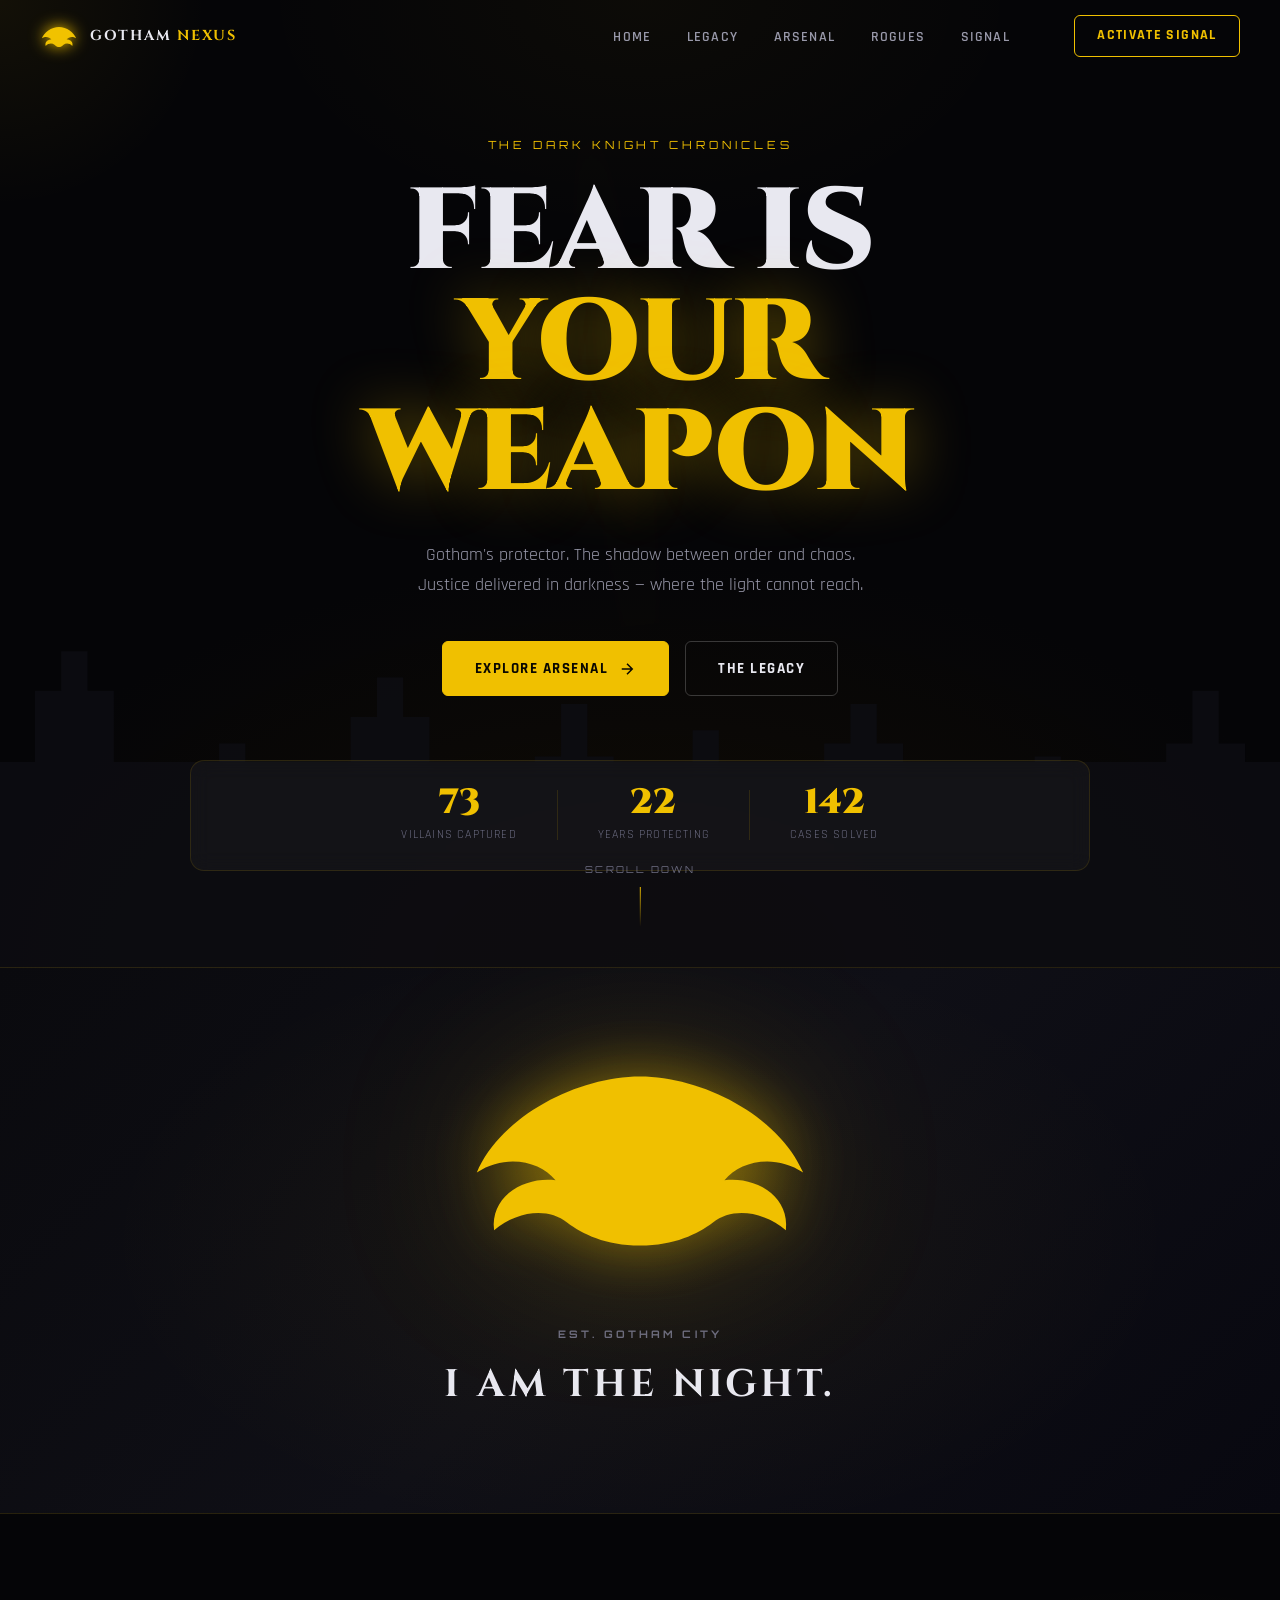
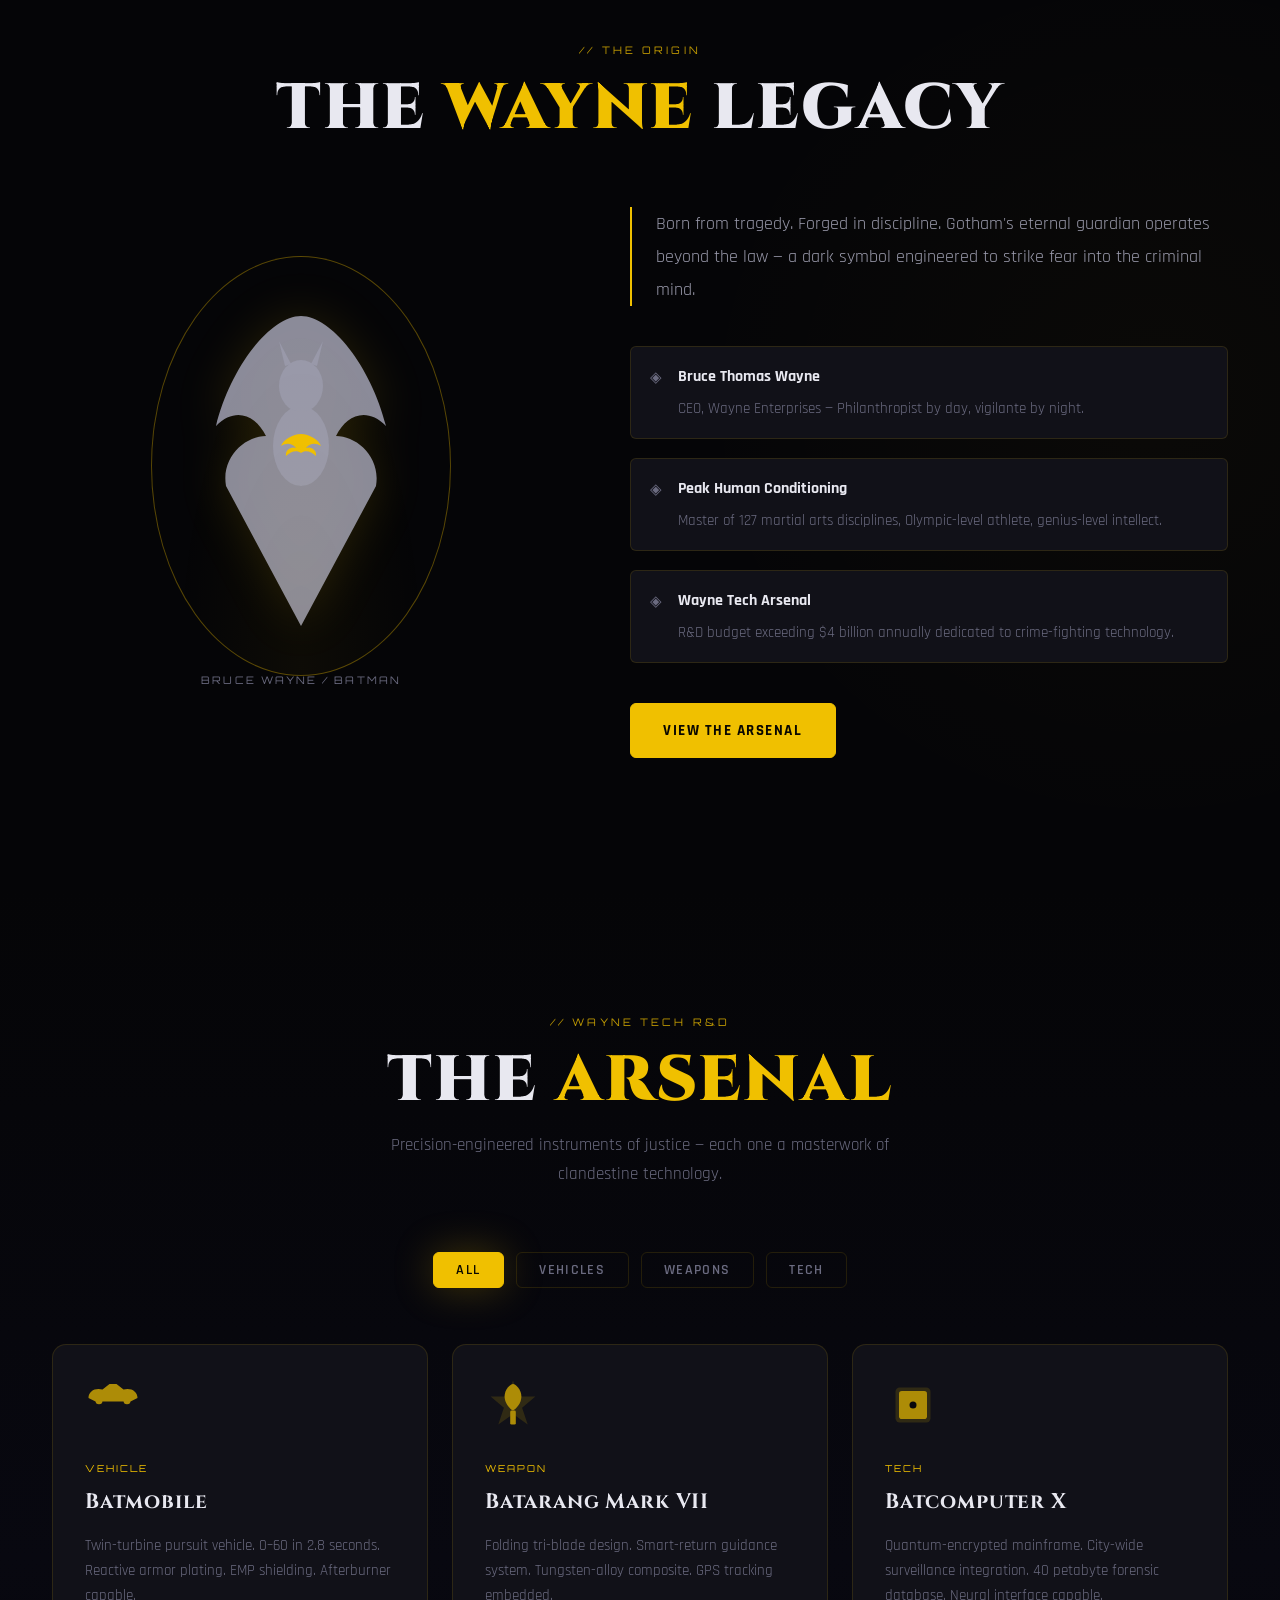
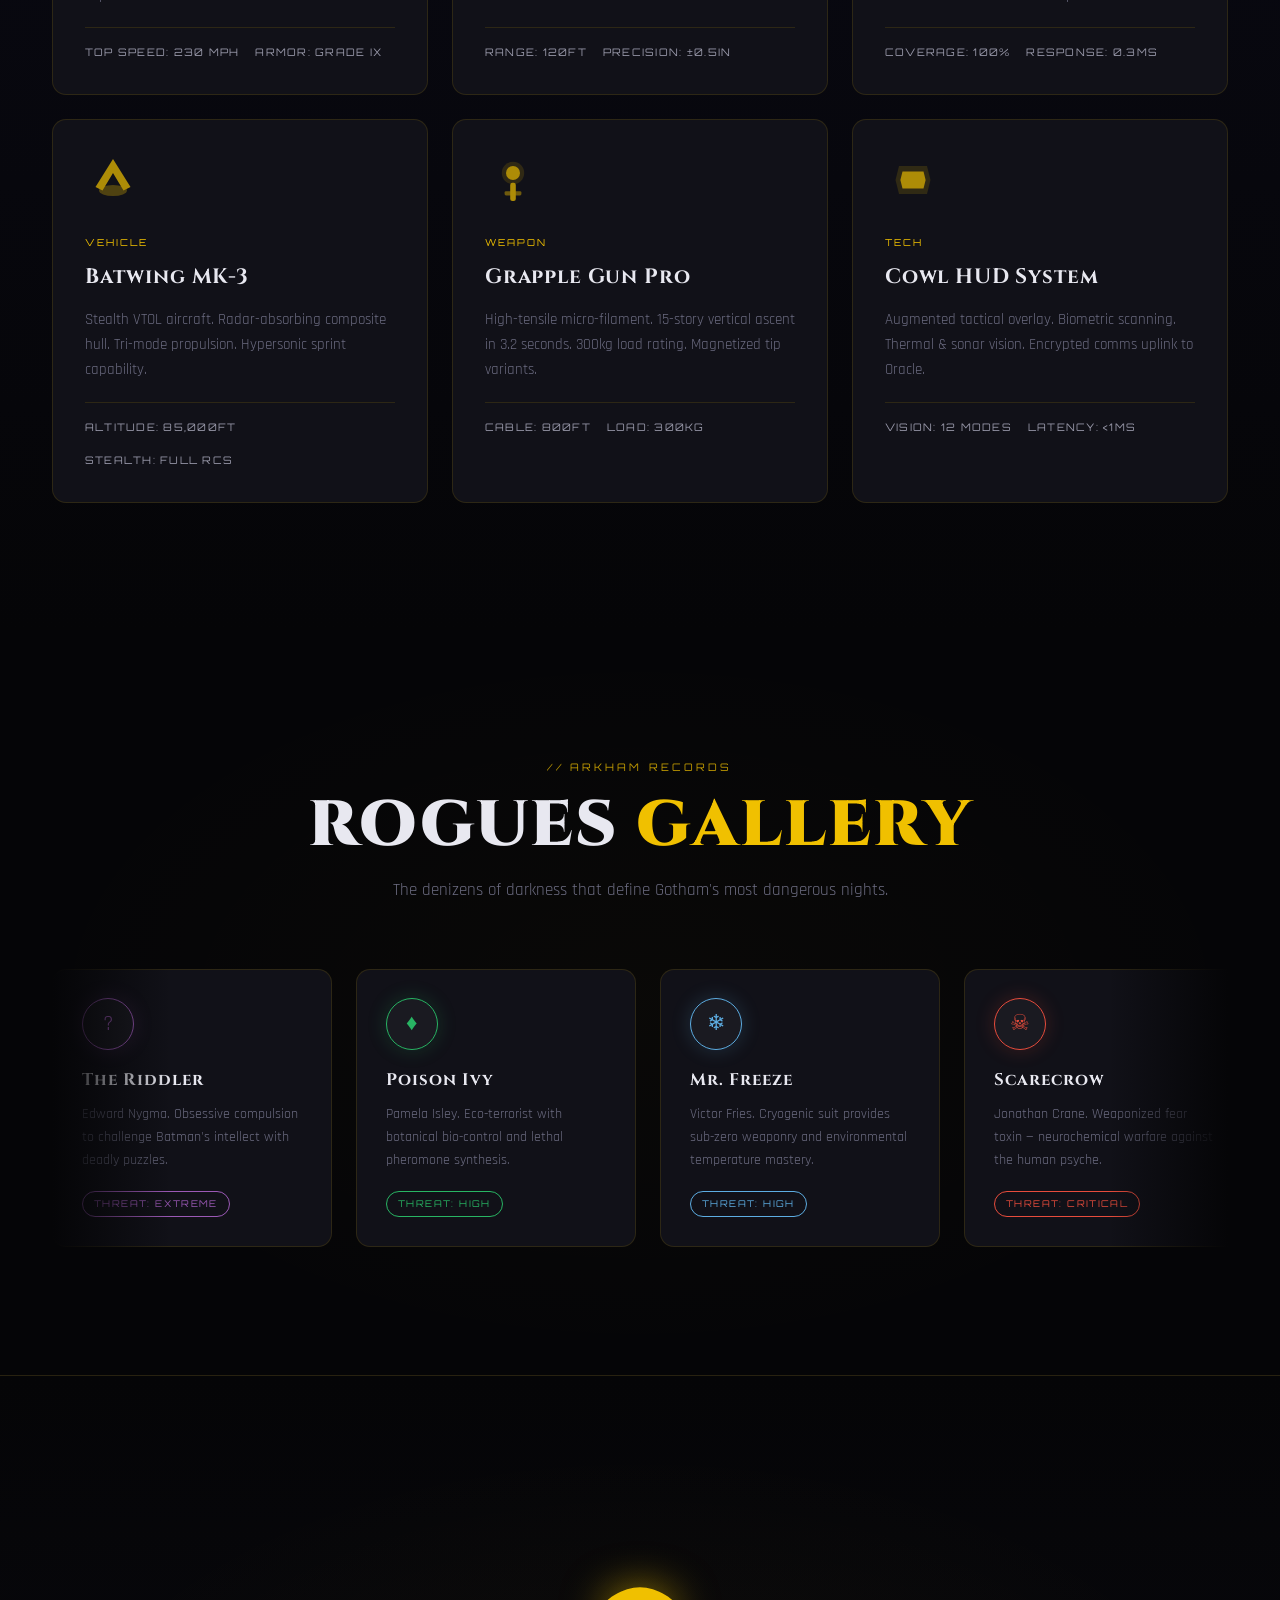
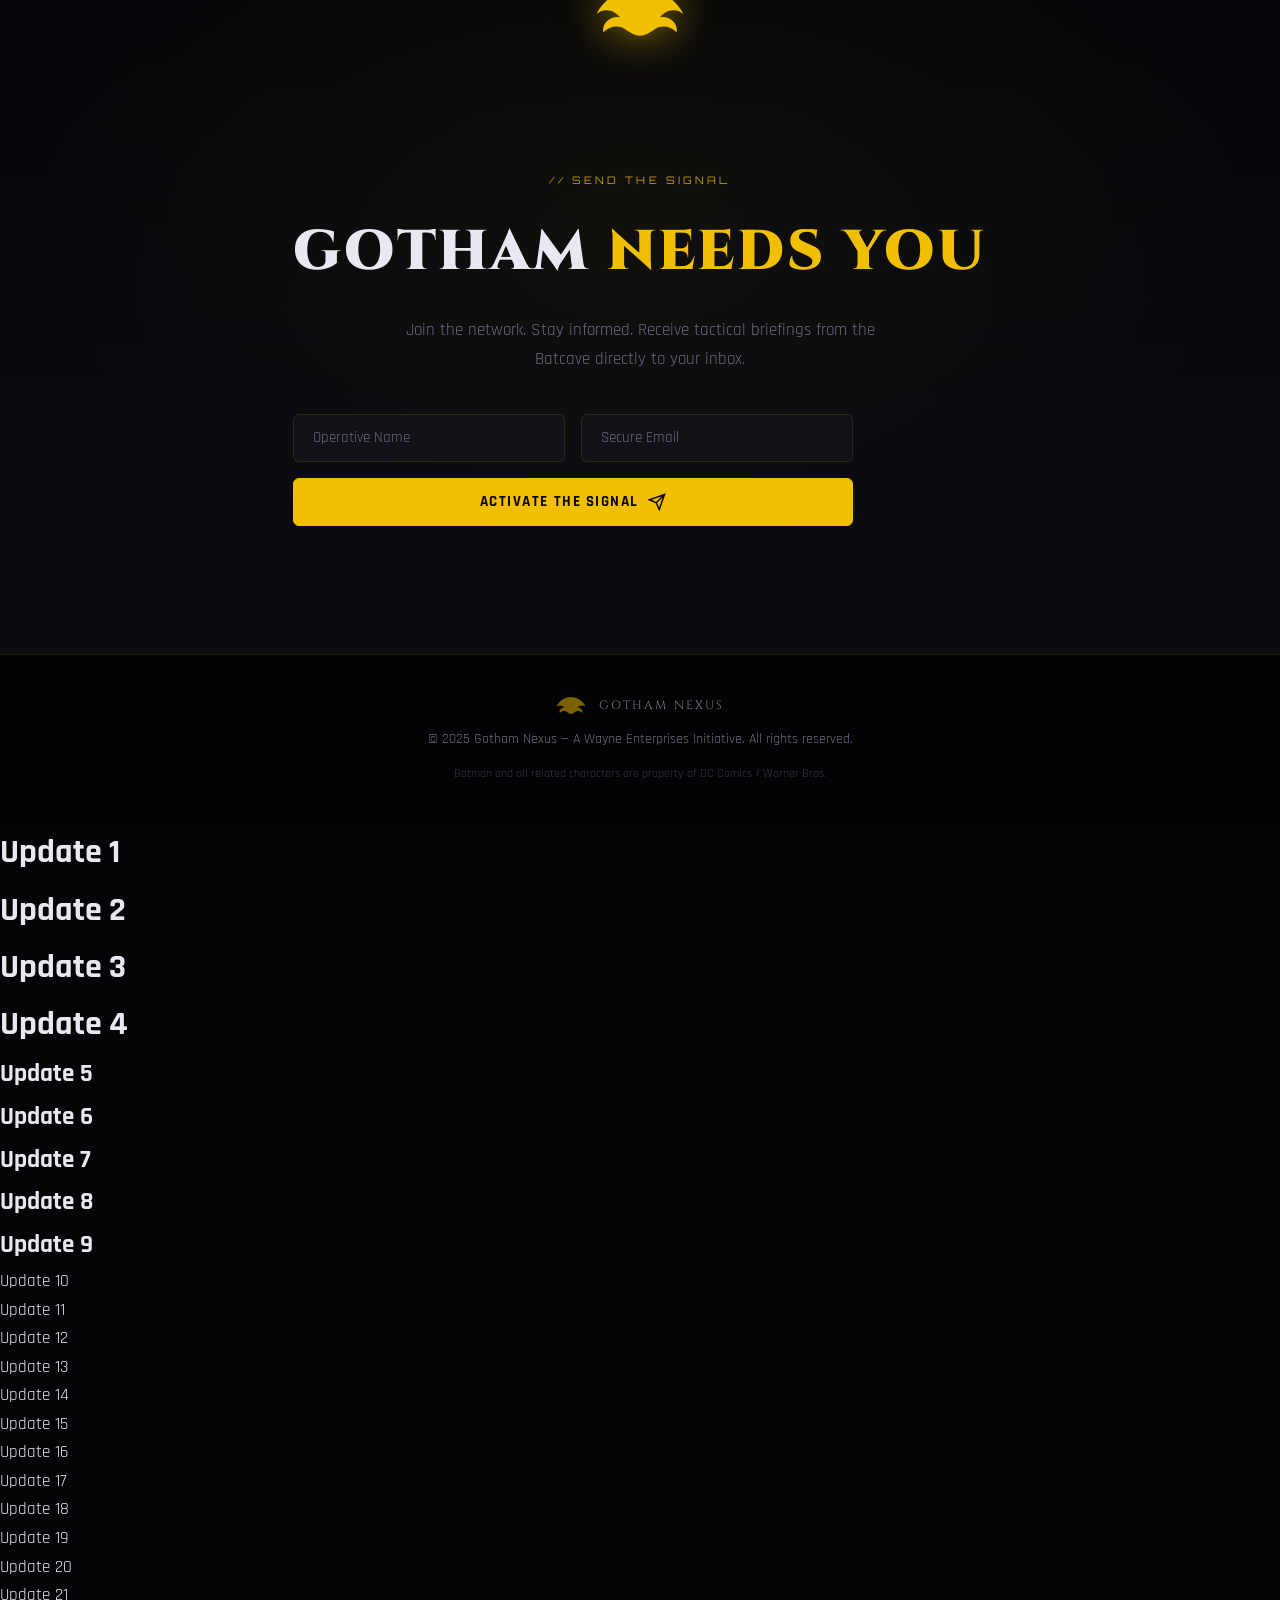
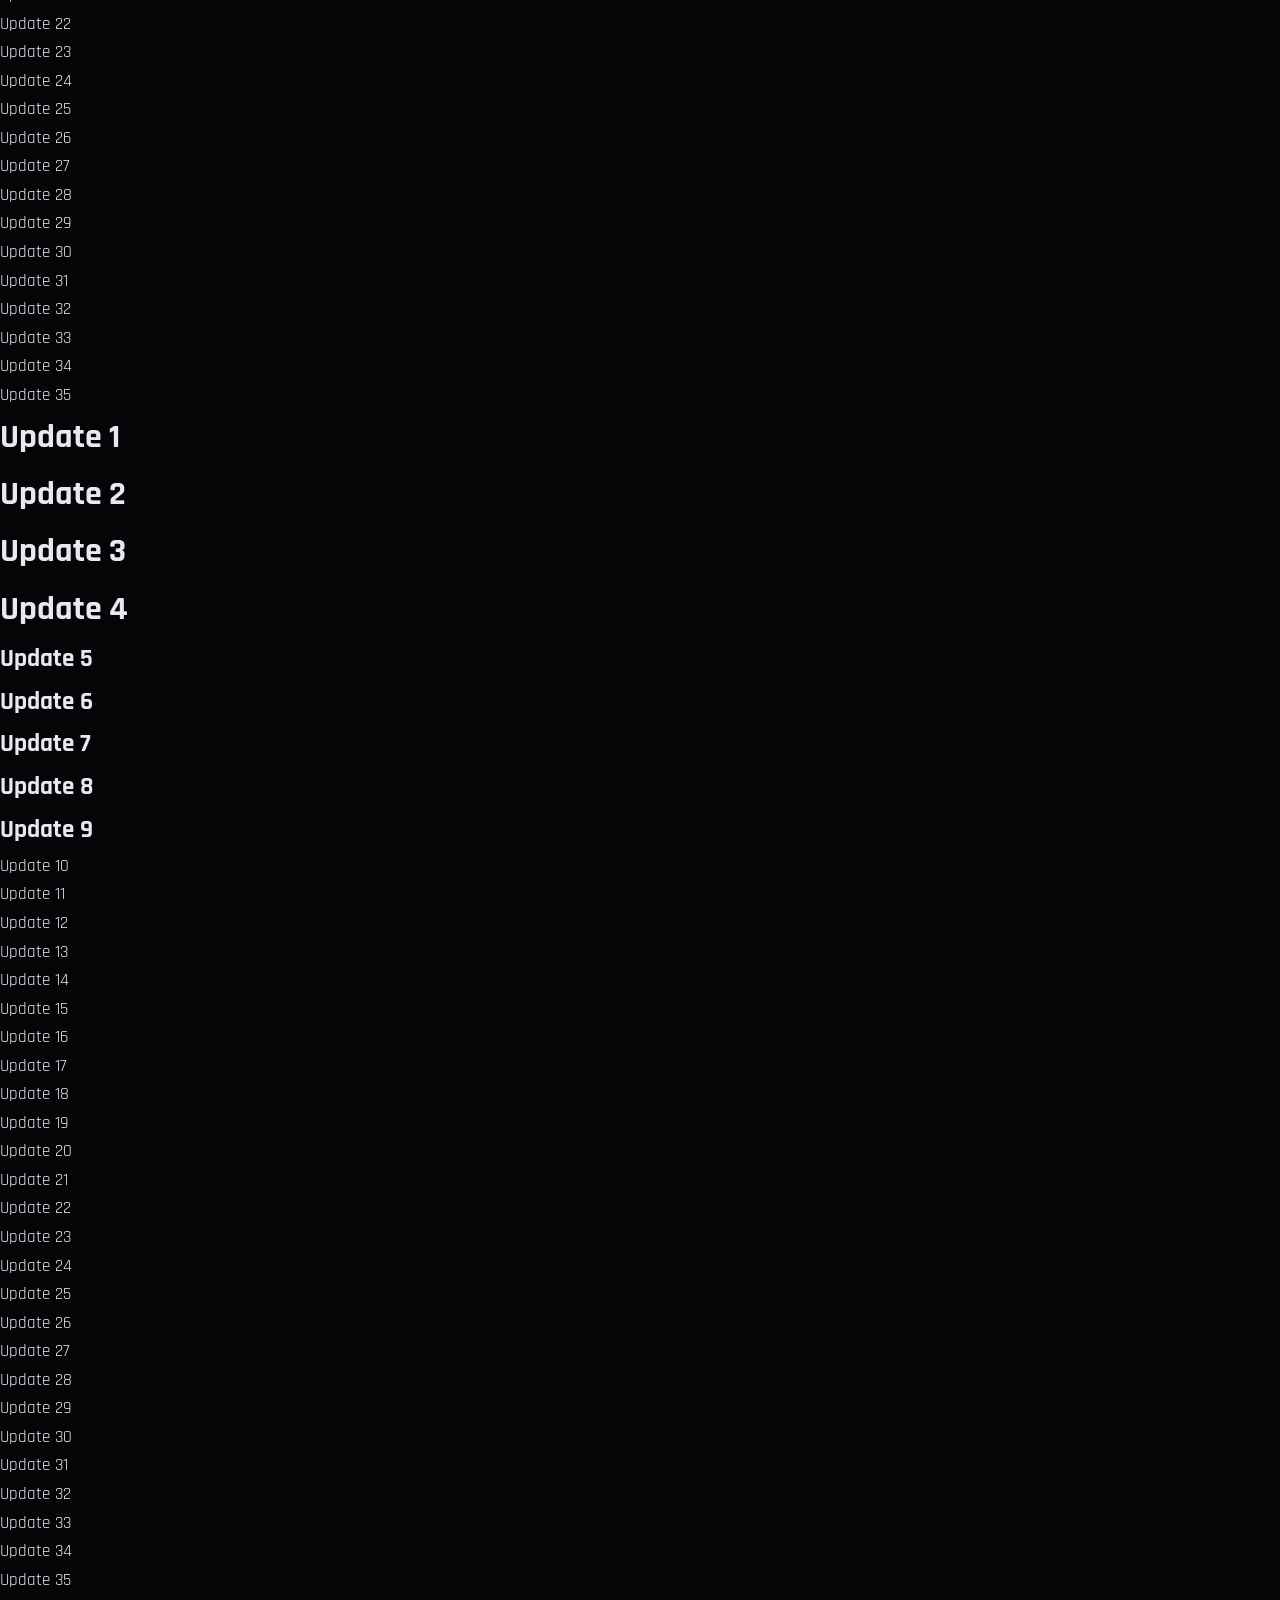
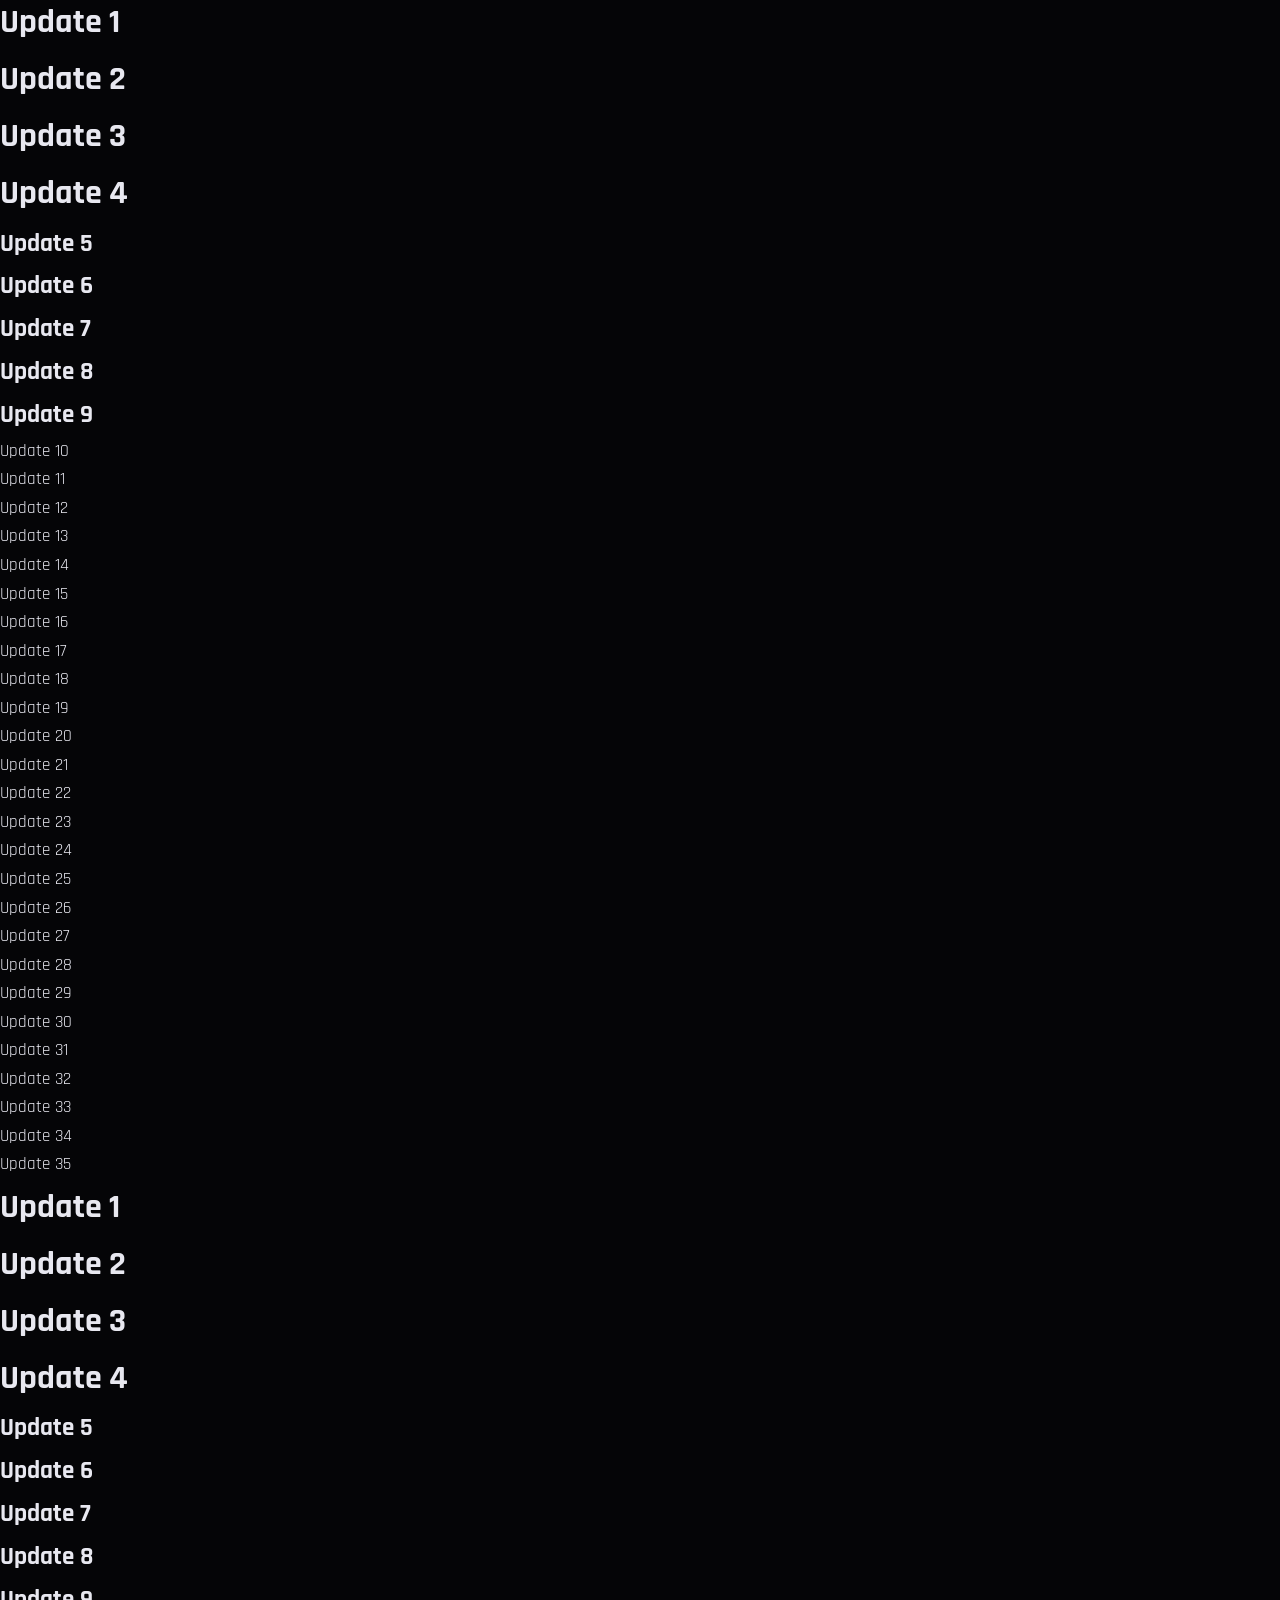
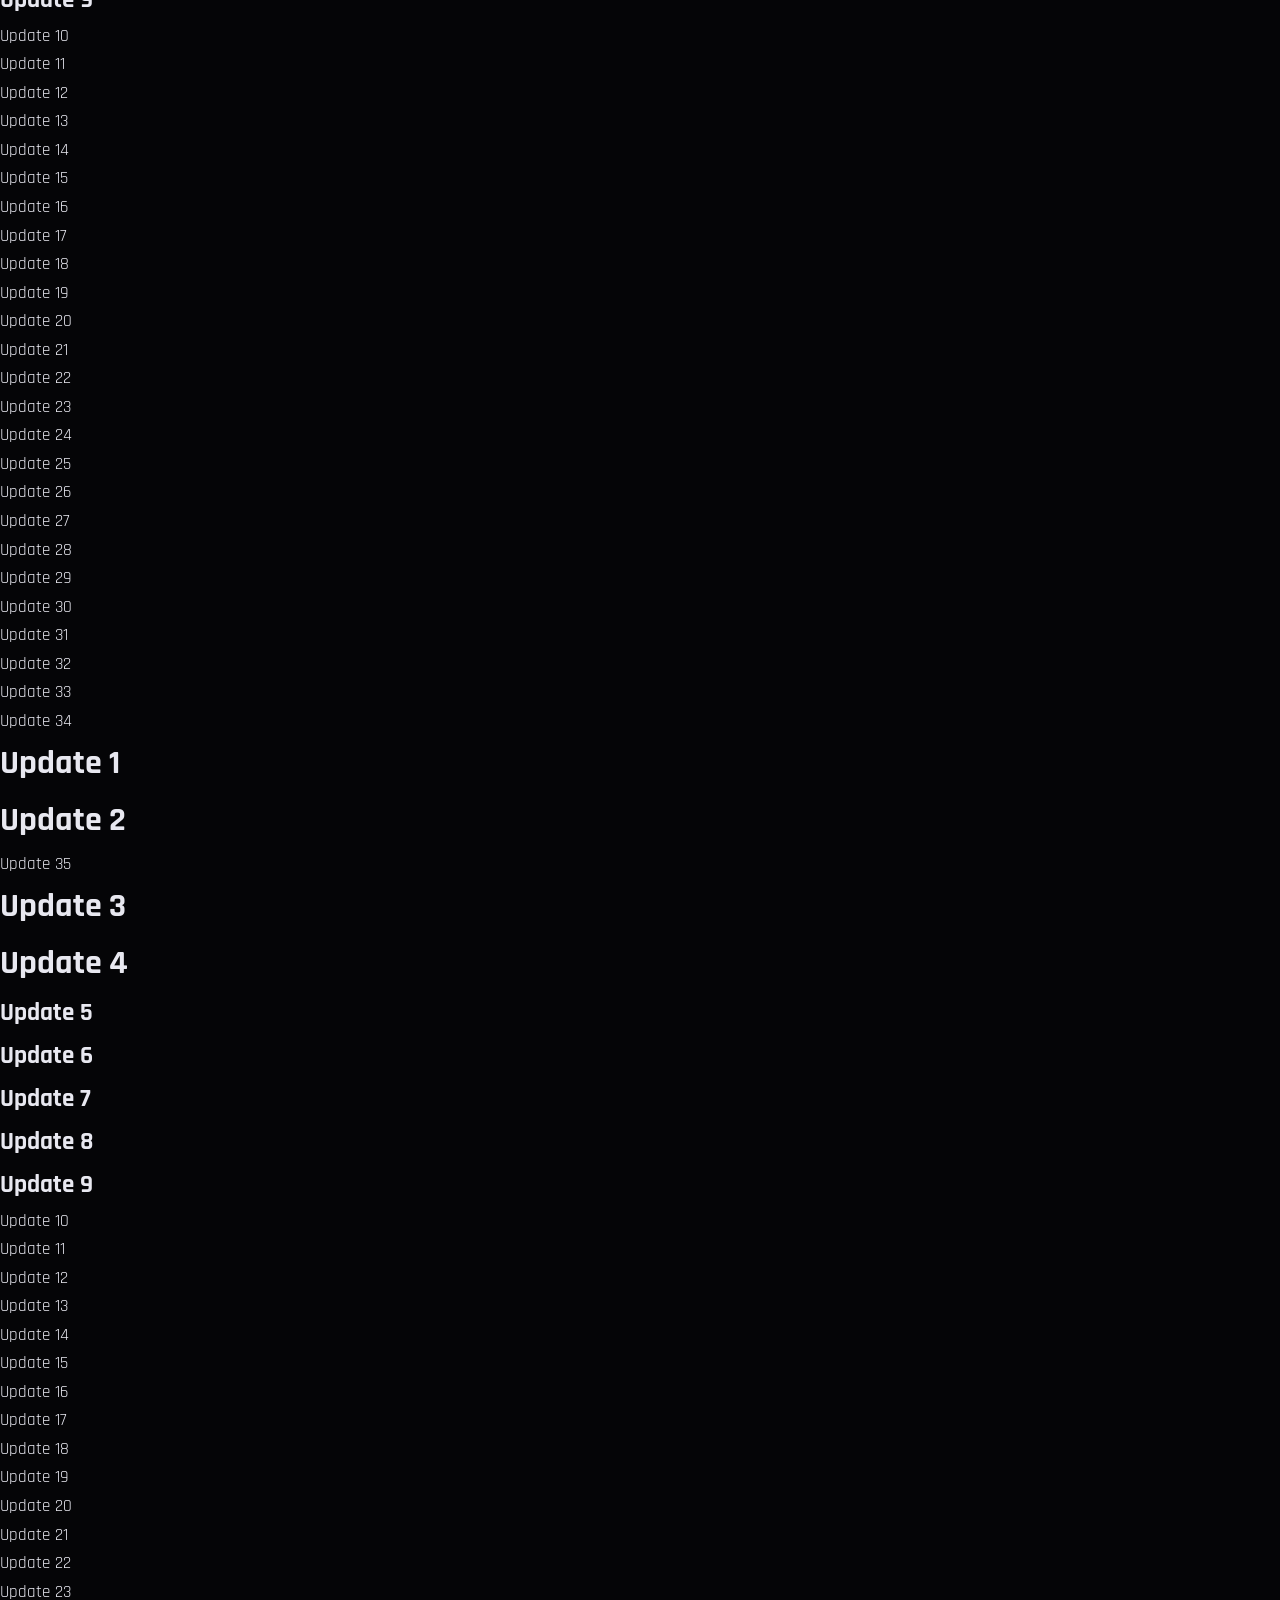
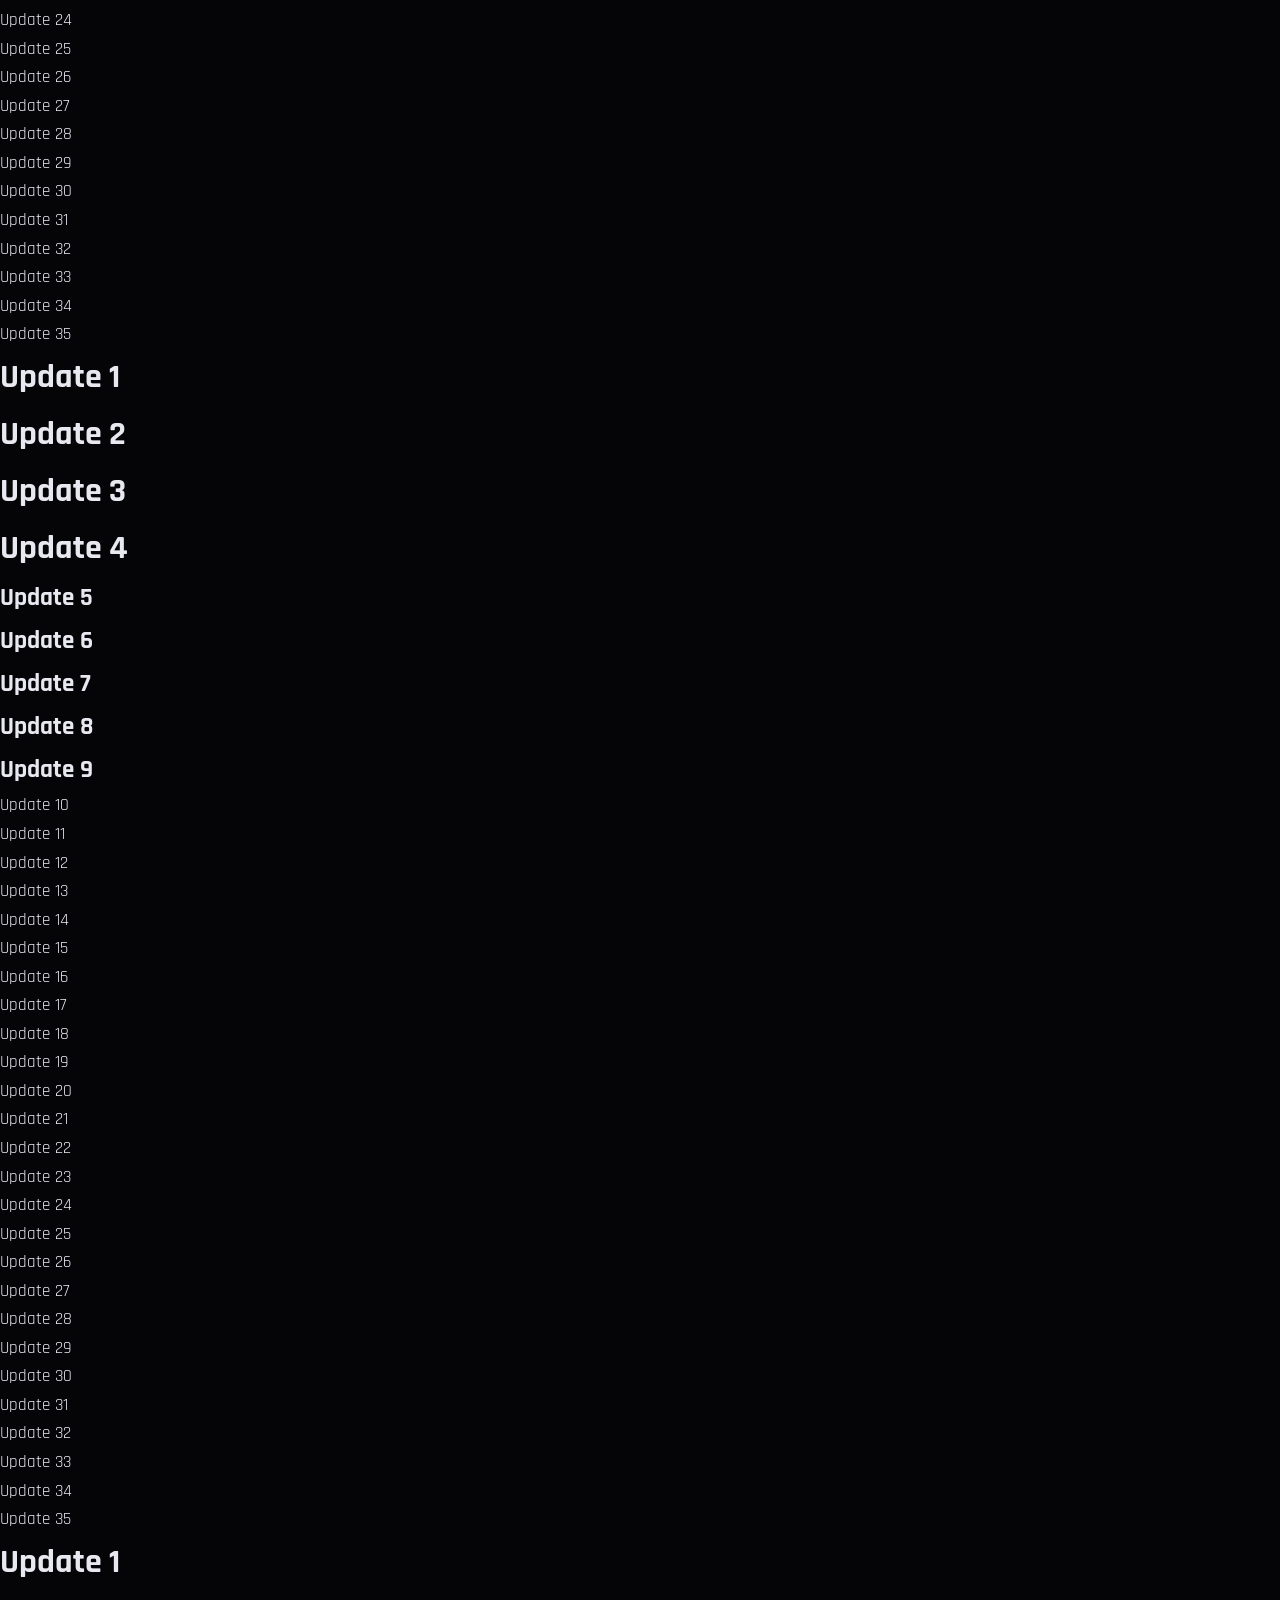
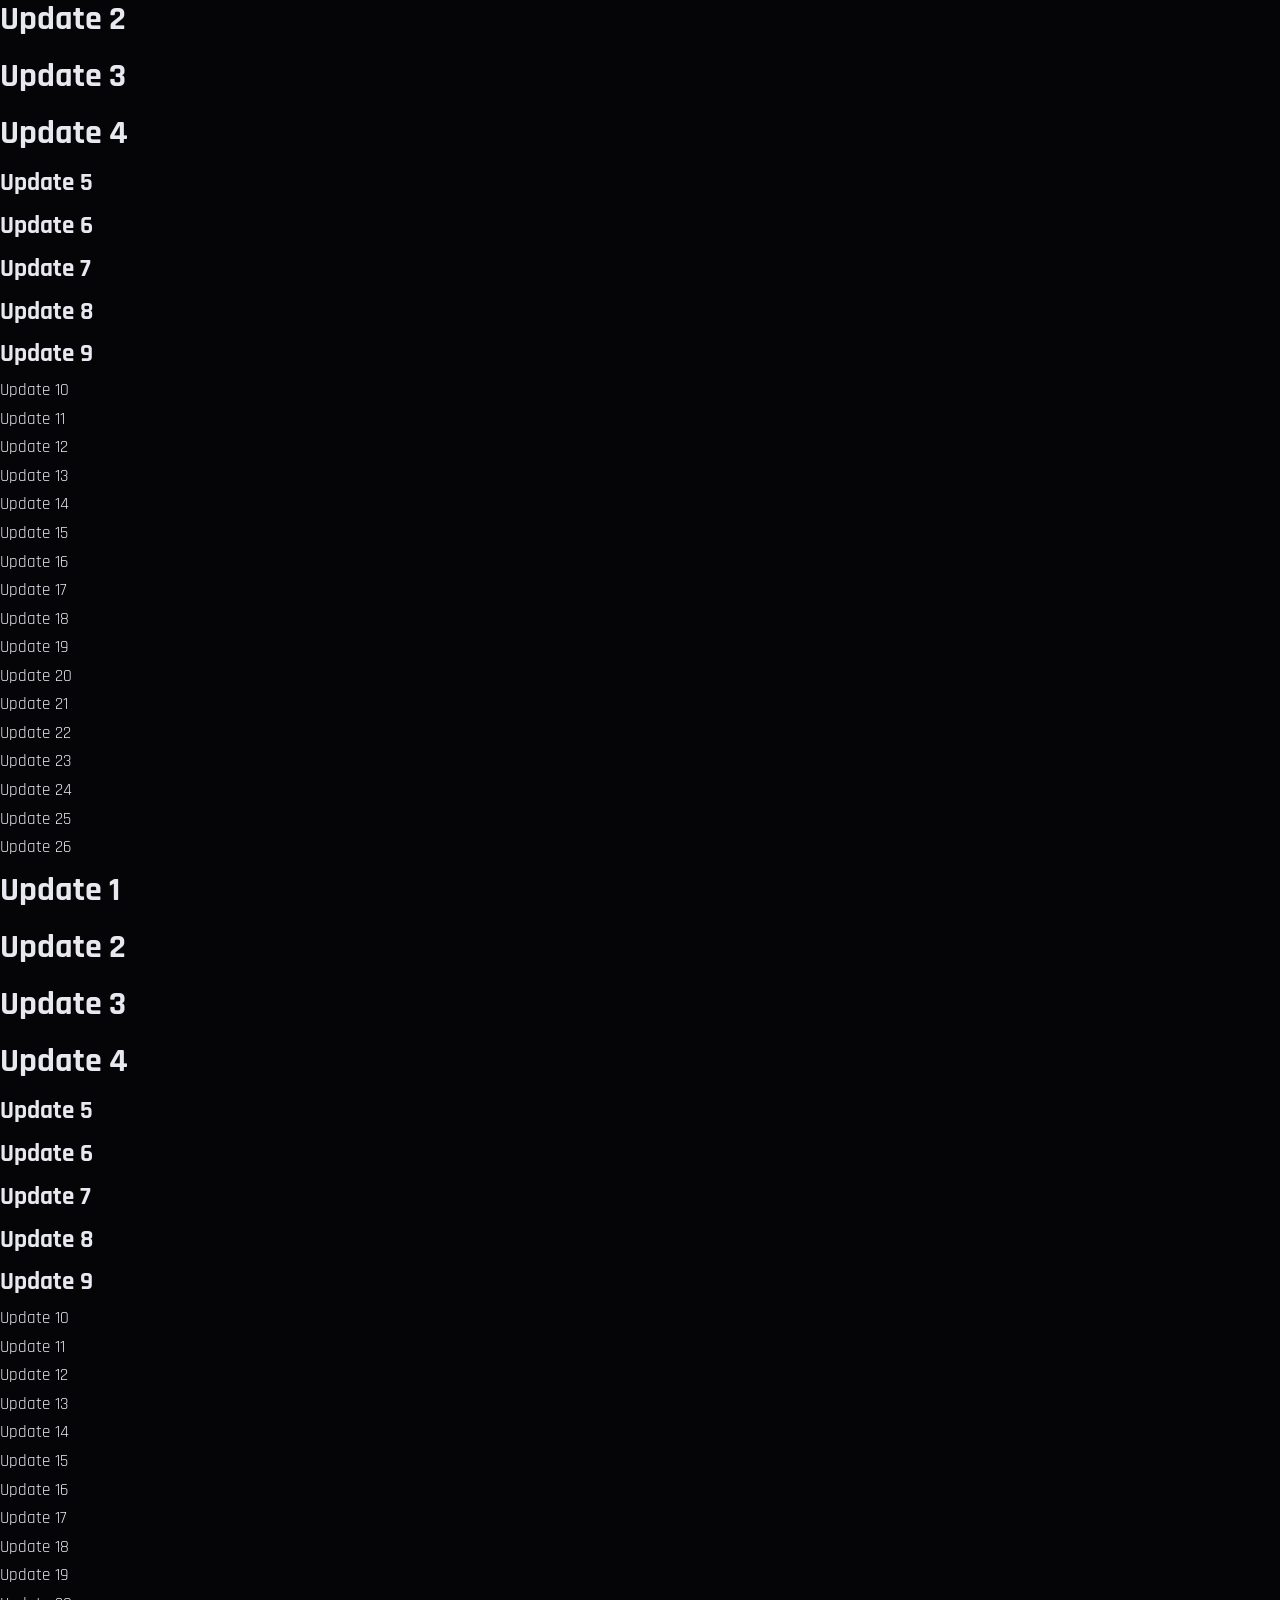
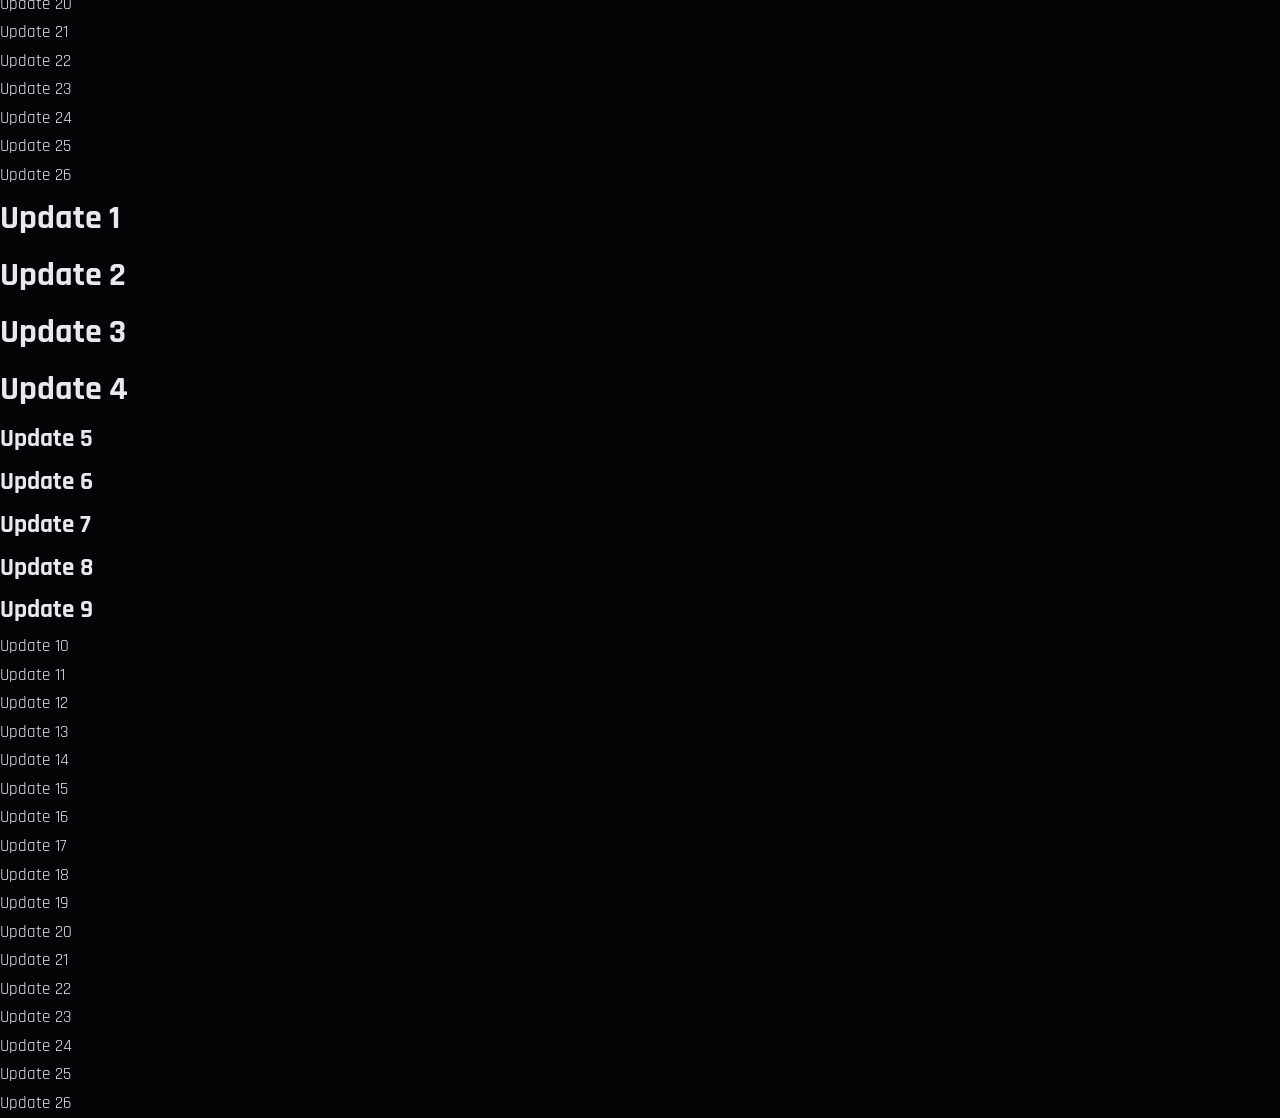
<file: index.html>
<!DOCTYPE html>
<html lang="en">
<head>
  <meta charset="UTF-8" />
  <meta name="viewport" content="width=device-width, initial-scale=1.0" />
  <title>Gotham Nexus — Enter The Dark</title>
  <link rel="stylesheet" href="style.css" />
  <!-- Google Fonts: Cinzel for headings (regal/gothic), Rajdhani for body -->
  <link rel="preconnect" href="https://fonts.googleapis.com" />
  <link href="https://fonts.googleapis.com/css2?family=Cinzel:wght@400;600;700;900&family=Rajdhani:wght@300;400;500;600;700&family=Orbitron:wght@400;700;900&display=swap" rel="stylesheet" />
</head>
<body>

  <!-- ============================================================
       CURSOR SPOTLIGHT — follows mouse, cinematic torch effect
  ============================================================ -->
  <div class="cursor-glow" id="cursorGlow"></div>

  <!-- ============================================================
       NAVIGATION BAR
  ============================================================ -->
  <nav class="navbar" id="navbar">
    <div class="nav-inner">

      <!-- Logo / Brand -->
      <a href="#" class="nav-logo">
        <span class="logo-icon">
          <!-- Inline SVG Batman logo silhouette -->
          <svg viewBox="0 0 100 60" fill="currentColor" xmlns="http://www.w3.org/2000/svg" aria-hidden="true">
            <path d="M50 5 C30 5 10 20 5 35 C15 28 25 32 30 38 C20 38 12 45 15 55
                     C22 48 32 47 38 52 C42 56 46 58 50 58
                     C54 58 58 56 62 52 C68 47 78 48 85 55
                     C88 45 80 38 70 38 C75 32 85 28 95 35
                     C90 20 70 5 50 5Z"/>
          </svg>
        </span>
        <span class="logo-text">GOTHAM <em>NEXUS</em></span>
      </a>

      <!-- Desktop Nav Links -->
      <ul class="nav-links" id="navLinks">
        <li><a href="#hero"     class="nav-link" data-text="Home">Home</a></li>
        <li><a href="#about"    class="nav-link" data-text="Legacy">Legacy</a></li>
        <li><a href="#gadgets"  class="nav-link" data-text="Arsenal">Arsenal</a></li>
        <li><a href="#rogues"   class="nav-link" data-text="Rogues">Rogues</a></li>
        <li><a href="#contact"  class="nav-link" data-text="Signal">Signal</a></li>
      </ul>

      <!-- CTA Button -->
      <a href="#contact" class="nav-cta">Activate Signal</a>

      <!-- Hamburger for mobile -->
      <button class="hamburger" id="hamburger" aria-label="Toggle menu">
        <span></span><span></span><span></span>
      </button>

    </div>
  </nav>

  <!-- Mobile Menu Overlay -->
  <div class="mobile-menu" id="mobileMenu">
    <ul>
      <li><a href="#hero"    class="mob-link" onclick="closeMobile()">Home</a></li>
      <li><a href="#about"   class="mob-link" onclick="closeMobile()">Legacy</a></li>
      <li><a href="#gadgets" class="mob-link" onclick="closeMobile()">Arsenal</a></li>
      <li><a href="#rogues"  class="mob-link" onclick="closeMobile()">Rogues</a></li>
      <li><a href="#contact" class="mob-link" onclick="closeMobile()">Signal</a></li>
    </ul>
  </div>

  <!-- ============================================================
       HERO SECTION
  ============================================================ -->
  <section class="hero" id="hero">

    <!-- Animated rain overlay -->
    <div class="rain-container" id="rainContainer"></div>

    <!-- Bat-signal beam -->
    <div class="bat-signal-beam"></div>

    <!-- Background city silhouette -->
    <div class="city-silhouette"></div>

    <!-- Floating particles -->
    <div class="particles" id="particles"></div>

    <!-- Hero Content -->
    <div class="hero-content">
      <p class="hero-eyebrow" data-reveal>The Dark Knight Chronicles</p>

      <h1 class="hero-title" data-reveal>
        <span class="line">FEAR IS</span>
        <span class="line accent">YOUR WEAPON</span>
      </h1>

      <p class="hero-subtitle" data-reveal>
        Gotham's protector. The shadow between order and chaos.<br>
        Justice delivered in darkness — where the light cannot reach.
      </p>

      <div class="hero-actions" data-reveal>
        <a href="#gadgets" class="btn btn-primary">
          <span>Explore Arsenal</span>
          <svg viewBox="0 0 24 24" fill="none" stroke="currentColor" stroke-width="2"><path d="M5 12h14M12 5l7 7-7 7"/></svg>
        </a>
        <a href="#about" class="btn btn-ghost">The Legacy</a>
      </div>

      <!-- Stat bar -->
      <div class="hero-stats" data-reveal>
        <div class="stat">
          <span class="stat-num" data-count="73">0</span>
          <span class="stat-label">Villains Captured</span>
        </div>
        <div class="stat-divider"></div>
        <div class="stat">
          <span class="stat-num" data-count="22">0</span>
          <span class="stat-label">Years Protecting</span>
        </div>
        <div class="stat-divider"></div>
        <div class="stat">
          <span class="stat-num" data-count="142">0</span>
          <span class="stat-label">Cases Solved</span>
        </div>
      </div>
    </div>

    <!-- Hero scroll indicator -->
    <div class="scroll-indicator">
      <span>Scroll Down</span>
      <div class="scroll-line"></div>
    </div>

  </section>

  <!-- ============================================================
       BATMAN LOGO FOCAL SECTION
  ============================================================ -->
  <section class="logo-section" id="logoSection">
    <div class="logo-section-inner">
      <div class="big-bat-logo" id="bigBatLogo">
        <svg viewBox="0 0 200 120" fill="currentColor" xmlns="http://www.w3.org/2000/svg">
          <path d="M100 8 C68 8 28 28 15 58 C30 48 48 52 56 62 C40 60 22 70 24 88
                   C36 78 52 76 62 84 C70 90 82 96 100 96
                   C118 96 130 90 138 84 C148 76 164 78 176 88
                   C178 70 160 60 144 62 C152 52 170 48 185 58
                   C172 28 132 8 100 8Z"/>
        </svg>
      </div>
      <div class="logo-section-text">
        <h2 class="section-label">Est. Gotham City</h2>
        <p class="logo-tagline">I am the night.</p>
      </div>
    </div>
  </section>

  <!-- ============================================================
       ABOUT / LEGACY SECTION
  ============================================================ -->
  <section class="about" id="about">
    <div class="container">

      <div class="section-header" data-reveal>
        <span class="section-tag">// The Origin</span>
        <h2 class="section-title">The <span class="accent">Wayne</span> Legacy</h2>
      </div>

      <div class="about-grid">

        <!-- Left: image-like graphic card -->
        <div class="about-visual" data-reveal>
          <div class="about-portrait">
            <div class="portrait-inner">
              <div class="portrait-silhouette">
                <!-- Standing Batman silhouette via CSS/SVG -->
                <svg viewBox="0 0 180 320" fill="currentColor" xmlns="http://www.w3.org/2000/svg">
                  <!-- Cape -->
                  <path d="M90 10 C60 10 20 60 5 120 C25 100 45 110 55 130
                           C35 130 10 150 15 180 L90 320 L165 180
                           C170 150 145 130 125 130 C135 110 155 100 175 120
                           C160 60 120 10 90 10Z" opacity="0.9"/>
                  <!-- Body -->
                  <ellipse cx="90" cy="140" rx="28" ry="40"/>
                  <!-- Head/Cowl -->
                  <ellipse cx="90" cy="80" rx="22" ry="26"/>
                  <!-- Ears -->
                  <polygon points="74,60 68,35 80,58"/>
                  <polygon points="106,60 112,35 100,58"/>
                  <!-- Bat symbol on chest -->
                  <path d="M90 128 C82 128 72 134 70 140 C76 136 82 138 85 142 C80 140 74 144 75 150 C80 145 86 144 90 147 C94 144 100 145 105 150 C106 144 100 140 95 142 C98 138 104 136 110 140 C108 134 98 128 90 128Z" fill="#f0c000"/>
                </svg>
              </div>
              <div class="portrait-glow-ring"></div>
            </div>
            <div class="portrait-label">Bruce Wayne / Batman</div>
          </div>
        </div>

        <!-- Right: text content -->
        <div class="about-content" data-reveal>
          <p class="about-intro">
            Born from tragedy. Forged in discipline. Gotham's eternal guardian operates beyond the law — a dark symbol engineered to strike fear into the criminal mind.
          </p>

          <div class="about-facts">
            <div class="fact-item">
              <span class="fact-icon">◈</span>
              <div>
                <strong>Bruce Thomas Wayne</strong>
                <span>CEO, Wayne Enterprises — Philanthropist by day, vigilante by night.</span>
              </div>
            </div>
            <div class="fact-item">
              <span class="fact-icon">◈</span>
              <div>
                <strong>Peak Human Conditioning</strong>
                <span>Master of 127 martial arts disciplines, Olympic-level athlete, genius-level intellect.</span>
              </div>
            </div>
            <div class="fact-item">
              <span class="fact-icon">◈</span>
              <div>
                <strong>Wayne Tech Arsenal</strong>
                <span>R&amp;D budget exceeding $4 billion annually dedicated to crime-fighting technology.</span>
              </div>
            </div>
          </div>

          <a href="#gadgets" class="btn btn-primary">View The Arsenal</a>
        </div>

      </div>
    </div>
  </section>

  <!-- ============================================================
       GADGETS / ARSENAL CARDS SECTION
  ============================================================ -->
  <section class="gadgets" id="gadgets">
    <div class="container">

      <div class="section-header" data-reveal>
        <span class="section-tag">// Wayne Tech R&D</span>
        <h2 class="section-title">The <span class="accent">Arsenal</span></h2>
        <p class="section-desc">Precision-engineered instruments of justice — each one a masterwork of clandestine technology.</p>
      </div>

      <!-- Filter Tabs -->
      <div class="gadget-filters" data-reveal>
        <button class="filter-btn active" data-filter="all">All</button>
        <button class="filter-btn" data-filter="vehicle">Vehicles</button>
        <button class="filter-btn" data-filter="weapon">Weapons</button>
        <button class="filter-btn" data-filter="tech">Tech</button>
      </div>

      <!-- Cards Grid -->
      <div class="gadgets-grid" id="gadgetsGrid">

        <div class="gadget-card" data-category="vehicle" data-reveal>
          <div class="card-glow"></div>
          <div class="card-icon">
            <svg viewBox="0 0 80 40" fill="currentColor"><path d="M5 30 C5 20 15 15 25 18 L35 10 L45 10 L55 18 C65 15 75 20 75 30 L65 35 L15 35 Z"/><circle cx="20" cy="34" r="5"/><circle cx="60" cy="34" r="5"/></svg>
          </div>
          <div class="card-body">
            <span class="card-tag">Vehicle</span>
            <h3>Batmobile</h3>
            <p>Twin-turbine pursuit vehicle. 0–60 in 2.8 seconds. Reactive armor plating. EMP shielding. Afterburner capable.</p>
            <div class="card-stats">
              <span>Top Speed: 230 mph</span>
              <span>Armor: Grade IX</span>
            </div>
          </div>
          <div class="card-shine"></div>
        </div>

        <div class="gadget-card" data-category="weapon" data-reveal>
          <div class="card-glow"></div>
          <div class="card-icon">
            <svg viewBox="0 0 80 80" fill="currentColor"><path d="M40 5 L48 28 L72 28 L53 44 L61 68 L40 53 L19 68 L27 44 L8 28 L32 28 Z" opacity="0.2"/><path d="M40 10 C36 10 28 18 28 28 C28 38 36 46 40 48 C44 46 52 38 52 28 C52 18 44 10 40 10Z"/><rect x="36" y="48" width="8" height="20" rx="2"/></svg>
          </div>
          <div class="card-body">
            <span class="card-tag">Weapon</span>
            <h3>Batarang Mark VII</h3>
            <p>Folding tri-blade design. Smart-return guidance system. Tungsten-alloy composite. GPS tracking embedded.</p>
            <div class="card-stats">
              <span>Range: 120ft</span>
              <span>Precision: ±0.5in</span>
            </div>
          </div>
          <div class="card-shine"></div>
        </div>

        <div class="gadget-card" data-category="tech" data-reveal>
          <div class="card-glow"></div>
          <div class="card-icon">
            <svg viewBox="0 0 80 80" fill="currentColor"><rect x="15" y="15" width="50" height="50" rx="6" opacity="0.2"/><rect x="20" y="20" width="40" height="40" rx="4"/><circle cx="40" cy="40" r="10" fill="var(--accent)"/><circle cx="40" cy="40" r="5" fill="var(--bg)"/></svg>
          </div>
          <div class="card-body">
            <span class="card-tag">Tech</span>
            <h3>Batcomputer X</h3>
            <p>Quantum-encrypted mainframe. City-wide surveillance integration. 40 petabyte forensic database. Neural interface capable.</p>
            <div class="card-stats">
              <span>Coverage: 100%</span>
              <span>Response: 0.3ms</span>
            </div>
          </div>
          <div class="card-shine"></div>
        </div>

        <div class="gadget-card" data-category="vehicle" data-reveal>
          <div class="card-glow"></div>
          <div class="card-icon">
            <svg viewBox="0 0 80 80" fill="currentColor"><path d="M40 10 L65 50 L55 55 L40 30 L25 55 L15 50 Z"/><ellipse cx="40" cy="55" rx="20" ry="8" opacity="0.4"/></svg>
          </div>
          <div class="card-body">
            <span class="card-tag">Vehicle</span>
            <h3>Batwing MK-3</h3>
            <p>Stealth VTOL aircraft. Radar-absorbing composite hull. Tri-mode propulsion. Hypersonic sprint capability.</p>
            <div class="card-stats">
              <span>Altitude: 85,000ft</span>
              <span>Stealth: Full RCS</span>
            </div>
          </div>
          <div class="card-shine"></div>
        </div>

        <div class="gadget-card" data-category="weapon" data-reveal>
          <div class="card-glow"></div>
          <div class="card-icon">
            <svg viewBox="0 0 80 80" fill="currentColor"><circle cx="40" cy="30" r="16" opacity="0.2"/><circle cx="40" cy="30" r="10"/><rect x="36" y="44" width="8" height="26" rx="3"/><rect x="28" y="56" width="24" height="6" rx="2" opacity="0.6"/></svg>
          </div>
          <div class="card-body">
            <span class="card-tag">Weapon</span>
            <h3>Grapple Gun Pro</h3>
            <p>High-tensile micro-filament. 15-story vertical ascent in 3.2 seconds. 300kg load rating. Magnetized tip variants.</p>
            <div class="card-stats">
              <span>Cable: 800ft</span>
              <span>Load: 300kg</span>
            </div>
          </div>
          <div class="card-shine"></div>
        </div>

        <div class="gadget-card" data-category="tech" data-reveal>
          <div class="card-glow"></div>
          <div class="card-icon">
            <svg viewBox="0 0 80 80" fill="currentColor"><path d="M20 20 L60 20 L65 40 L60 60 L20 60 L15 40 Z" opacity="0.2"/><path d="M25 28 L55 28 L58 40 L55 52 L25 52 L22 40 Z"/><circle cx="40" cy="40" r="6" fill="var(--accent)"/></svg>
          </div>
          <div class="card-body">
            <span class="card-tag">Tech</span>
            <h3>Cowl HUD System</h3>
            <p>Augmented tactical overlay. Biometric scanning. Thermal &amp; sonar vision. Encrypted comms uplink to Oracle.</p>
            <div class="card-stats">
              <span>Vision: 12 Modes</span>
              <span>Latency: &lt;1ms</span>
            </div>
          </div>
          <div class="card-shine"></div>
        </div>

      </div>
    </div>
  </section>

  <!-- ============================================================
       ROGUES GALLERY SECTION
  ============================================================ -->
  <section class="rogues" id="rogues">
    <div class="container">

      <div class="section-header" data-reveal>
        <span class="section-tag">// Arkham Records</span>
        <h2 class="section-title">Rogues <span class="accent">Gallery</span></h2>
        <p class="section-desc">The denizens of darkness that define Gotham's most dangerous nights.</p>
      </div>

      <div class="rogues-track-wrapper" data-reveal>
        <div class="rogues-track" id="roguesTrack">

          <div class="rogue-card">
            <div class="rogue-symbol" style="--clr:#9B59B6">?</div>
            <h4>The Riddler</h4>
            <p>Edward Nygma. Obsessive compulsion to challenge Batman's intellect with deadly puzzles.</p>
            <span class="threat-badge" style="--tc:#9B59B6">Threat: Extreme</span>
          </div>

          <div class="rogue-card">
            <div class="rogue-symbol" style="--clr:#28B463">♦</div>
            <h4>Poison Ivy</h4>
            <p>Pamela Isley. Eco-terrorist with botanical bio-control and lethal pheromone synthesis.</p>
            <span class="threat-badge" style="--tc:#28B463">Threat: High</span>
          </div>

          <div class="rogue-card">
            <div class="rogue-symbol" style="--clr:#5DADE2">❄</div>
            <h4>Mr. Freeze</h4>
            <p>Victor Fries. Cryogenic suit provides sub-zero weaponry and environmental temperature mastery.</p>
            <span class="threat-badge" style="--tc:#5DADE2">Threat: High</span>
          </div>

          <div class="rogue-card">
            <div class="rogue-symbol" style="--clr:#E74C3C">☠</div>
            <h4>Scarecrow</h4>
            <p>Jonathan Crane. Weaponized fear toxin — neurochemical warfare against the human psyche.</p>
            <span class="threat-badge" style="--tc:#E74C3C">Threat: Critical</span>
          </div>

          <div class="rogue-card">
            <div class="rogue-symbol" style="--clr:#F0C000">HA</div>
            <h4>The Joker</h4>
            <p>The Clown Prince of Crime. Chaos incarnate. No origin. No motive. No mercy.</p>
            <span class="threat-badge" style="--tc:#F0C000">Threat: Omega</span>
          </div>

          <div class="rogue-card">
            <div class="rogue-symbol" style="--clr:#E67E22">🐧</div>
            <h4>The Penguin</h4>
            <p>Oswald Cobblepot. Gotham's premier crime lord operating behind a veneer of high society.</p>
            <span class="threat-badge" style="--tc:#E67E22">Threat: High</span>
          </div>

          <!-- Duplicate for infinite loop illusion -->
          <div class="rogue-card">
            <div class="rogue-symbol" style="--clr:#9B59B6">?</div>
            <h4>The Riddler</h4>
            <p>Edward Nygma. Obsessive compulsion to challenge Batman's intellect with deadly puzzles.</p>
            <span class="threat-badge" style="--tc:#9B59B6">Threat: Extreme</span>
          </div>
          <div class="rogue-card">
            <div class="rogue-symbol" style="--clr:#28B463">♦</div>
            <h4>Poison Ivy</h4>
            <p>Pamela Isley. Eco-terrorist with botanical bio-control and lethal pheromone synthesis.</p>
            <span class="threat-badge" style="--tc:#28B463">Threat: High</span>
          </div>

        </div>
      </div>

    </div>
  </section>

  <!-- ============================================================
       BAT-SIGNAL / CTA SECTION
  ============================================================ -->
  <section class="contact" id="contact">
    <div class="bat-signal-cta" id="batSignalCta">
      <div class="signal-rings">
        <div class="ring ring-1"></div>
        <div class="ring ring-2"></div>
        <div class="ring ring-3"></div>
      </div>
      <div class="signal-icon">
        <svg viewBox="0 0 120 72" fill="currentColor"><path d="M60 4 C40 4 16 18 8 36 C18 28 30 32 36 40 C26 38 14 46 16 58 C24 50 36 49 43 55 C49 59 54 62 60 62 C66 62 71 59 77 55 C84 49 96 50 104 58 C106 46 94 38 84 40 C90 32 102 28 112 36 C104 18 80 4 60 4Z"/></svg>
      </div>
    </div>

    <div class="cta-content" data-reveal>
      <span class="section-tag">// Send The Signal</span>
      <h2 class="cta-title">Gotham <span class="accent">Needs You</span></h2>
      <p>Join the network. Stay informed. Receive tactical briefings from the Batcave directly to your inbox.</p>

      <form class="signal-form" id="signalForm" onsubmit="handleFormSubmit(event)">
        <div class="form-row">
          <input type="text"  name="name"  placeholder="Operative Name"  required />
          <input type="email" name="email" placeholder="Secure Email"     required />
        </div>
        <button type="submit" class="btn btn-primary btn-full">
          <span>Activate The Signal</span>
          <svg viewBox="0 0 24 24" fill="none" stroke="currentColor" stroke-width="2"><path d="M22 2L11 13M22 2L15 22 11 13 2 9l20-7z"/></svg>
        </button>
      </form>

      <div class="form-success" id="formSuccess">
        <span>✦</span> Signal received. The night will find you.
      </div>
    </div>
  </section>

  <!-- ============================================================
       FOOTER
  ============================================================ -->
  <footer class="footer">
    <div class="footer-inner">
      <div class="footer-logo">
        <svg viewBox="0 0 100 60" fill="currentColor"><path d="M50 5 C30 5 10 20 5 35 C15 28 25 32 30 38 C20 38 12 45 15 55 C22 48 32 47 38 52 C42 56 46 58 50 58 C54 58 58 56 62 52 C68 47 78 48 85 55 C88 45 80 38 70 38 C75 32 85 28 95 35 C90 20 70 5 50 5Z"/></svg>
        <span>GOTHAM NEXUS</span>
      </div>
      <p class="footer-text">© 2025 Gotham Nexus — A Wayne Enterprises Initiative. All rights reserved.</p>
      <p class="footer-sub">Batman and all related characters are property of DC Comics / Warner Bros.</p>
    </div>
  </footer>

  <script src="script.js"></script>
</body>
</html>


 
<h1>Update 1</h1> 
<h1>Update 2</h1> 
<h1>Update 3</h1> 
<h1>Update 4</h1> 
<h2>Update 5</h2> 
<h2>Update 6</h2> 
<h2>Update 7</h2> 
<h2>Update 8</h2> 
<h2>Update 9</h2> 
<p>Update 10</p> 
<p>Update 11</p> 
<p>Update 12</p> 
<p>Update 13</p> 
<p>Update 14</p> 
<p>Update 15</p> 
<p>Update 16</p> 
<p>Update 17</p> 
<p>Update 18</p> 
<p>Update 19</p> 
<p>Update 20</p> 
<p>Update 21</p> 
<p>Update 22</p> 
<p>Update 23</p> 
<p>Update 24</p> 
<p>Update 25</p> 
<p>Update 26</p> 
<p>Update 27</p> 
<p>Update 28</p> 
<p>Update 29</p> 
<p>Update 30</p> 
<p>Update 31</p> 
<p>Update 32</p> 
<p>Update 33</p> 
<p>Update 34</p> 
<p>Update 35</p> 
<h1>Update 1</h1> 
<h1>Update 2</h1> 
<h1>Update 3</h1> 
<h1>Update 4</h1> 
<h2>Update 5</h2> 
<h2>Update 6</h2> 
<h2>Update 7</h2> 
<h2>Update 8</h2> 
<h2>Update 9</h2> 
<p>Update 10</p> 
<p>Update 11</p> 
<p>Update 12</p> 
<p>Update 13</p> 
<p>Update 14</p> 
<p>Update 15</p> 
<p>Update 16</p> 
<p>Update 17</p> 
<p>Update 18</p> 
<p>Update 19</p> 
<p>Update 20</p> 
<p>Update 21</p> 
<p>Update 22</p> 
<p>Update 23</p> 
<p>Update 24</p> 
<p>Update 25</p> 
<p>Update 26</p> 
<p>Update 27</p> 
<p>Update 28</p> 
<p>Update 29</p> 
<p>Update 30</p> 
<p>Update 31</p> 
<p>Update 32</p> 
<p>Update 33</p> 
<p>Update 34</p> 
<p>Update 35</p> 
<h1>Update 1</h1> 
<h1>Update 2</h1> 
<h1>Update 3</h1> 
<h1>Update 4</h1> 
<h2>Update 5</h2> 
<h2>Update 6</h2> 
<h2>Update 7</h2> 
<h2>Update 8</h2> 
<h2>Update 9</h2> 
<p>Update 10</p> 
<p>Update 11</p> 
<p>Update 12</p> 
<p>Update 13</p> 
<p>Update 14</p> 
<p>Update 15</p> 
<p>Update 16</p> 
<p>Update 17</p> 
<p>Update 18</p> 
<p>Update 19</p> 
<p>Update 20</p> 
<p>Update 21</p> 
<p>Update 22</p> 
<p>Update 23</p> 
<p>Update 24</p> 
<p>Update 25</p> 
<p>Update 26</p> 
<p>Update 27</p> 
<p>Update 28</p> 
<p>Update 29</p> 
<p>Update 30</p> 
<p>Update 31</p> 
<p>Update 32</p> 
<p>Update 33</p> 
<p>Update 34</p> 
<p>Update 35</p> 
<h1>Update 1</h1> 
<h1>Update 2</h1> 
<h1>Update 3</h1> 
<h1>Update 4</h1> 
<h2>Update 5</h2> 
<h2>Update 6</h2> 
<h2>Update 7</h2> 
<h2>Update 8</h2> 
<h2>Update 9</h2> 
<p>Update 10</p> 
<p>Update 11</p> 
<p>Update 12</p> 
<p>Update 13</p> 
<p>Update 14</p> 
<p>Update 15</p> 
<p>Update 16</p> 
<p>Update 17</p> 
<p>Update 18</p> 
<p>Update 19</p> 
<p>Update 20</p> 
<p>Update 21</p> 
<p>Update 22</p> 
<p>Update 23</p> 
<p>Update 24</p> 
<p>Update 25</p> 
<p>Update 26</p> 
<p>Update 27</p> 
<p>Update 28</p> 
<p>Update 29</p> 
<p>Update 30</p> 
<p>Update 31</p> 
<p>Update 32</p> 
<p>Update 33</p> 
<p>Update 34</p> 
<h1>Update 1</h1> 
<h1>Update 2</h1> 
<p>Update 35</p> 
<h1>Update 3</h1> 
<h1>Update 4</h1> 
<h2>Update 5</h2> 
<h2>Update 6</h2> 
<h2>Update 7</h2> 
<h2>Update 8</h2> 
<h2>Update 9</h2> 
<p>Update 10</p> 
<p>Update 11</p> 
<p>Update 12</p> 
<p>Update 13</p> 
<p>Update 14</p> 
<p>Update 15</p> 
<p>Update 16</p> 
<p>Update 17</p> 
<p>Update 18</p> 
<p>Update 19</p> 
<p>Update 20</p> 
<p>Update 21</p> 
<p>Update 22</p> 
<p>Update 23</p> 
<p>Update 24</p> 
<p>Update 25</p> 
<p>Update 26</p> 
<p>Update 27</p> 
<p>Update 28</p> 
<p>Update 29</p> 
<p>Update 30</p> 
<p>Update 31</p> 
<p>Update 32</p> 
<p>Update 33</p> 
<p>Update 34</p> 
<p>Update 35</p> 
<h1>Update 1</h1> 
<h1>Update 2</h1> 
<h1>Update 3</h1> 
<h1>Update 4</h1> 
<h2>Update 5</h2> 
<h2>Update 6</h2> 
<h2>Update 7</h2> 
<h2>Update 8</h2> 
<h2>Update 9</h2> 
<p>Update 10</p> 
<p>Update 11</p> 
<p>Update 12</p> 
<p>Update 13</p> 
<p>Update 14</p> 
<p>Update 15</p> 
<p>Update 16</p> 
<p>Update 17</p> 
<p>Update 18</p> 
<p>Update 19</p> 
<p>Update 20</p> 
<p>Update 21</p> 
<p>Update 22</p> 
<p>Update 23</p> 
<p>Update 24</p> 
<p>Update 25</p> 
<p>Update 26</p> 
<p>Update 27</p> 
<p>Update 28</p> 
<p>Update 29</p> 
<p>Update 30</p> 
<p>Update 31</p> 
<p>Update 32</p> 
<p>Update 33</p> 
<p>Update 34</p> 
<p>Update 35</p> 
<h1>Update 1</h1> 
<h1>Update 2</h1> 
<h1>Update 3</h1> 
<h1>Update 4</h1> 
<h2>Update 5</h2> 
<h2>Update 6</h2> 
<h2>Update 7</h2> 
<h2>Update 8</h2> 
<h2>Update 9</h2> 
<p>Update 10</p> 
<p>Update 11</p> 
<p>Update 12</p> 
<p>Update 13</p> 
<p>Update 14</p> 
<p>Update 15</p> 
<p>Update 16</p> 
<p>Update 17</p> 
<p>Update 18</p> 
<p>Update 19</p> 
<p>Update 20</p> 
<p>Update 21</p> 
<p>Update 22</p> 
<p>Update 23</p> 
<p>Update 24</p> 
<p>Update 25</p> 
<p>Update 26</p> 
<h1>Update 1</h1> 
<h1>Update 2</h1> 
<h1>Update 3</h1> 
<h1>Update 4</h1> 
<h2>Update 5</h2> 
<h2>Update 6</h2> 
<h2>Update 7</h2> 
<h2>Update 8</h2> 
<h2>Update 9</h2> 
<p>Update 10</p> 
<p>Update 11</p> 
<p>Update 12</p> 
<p>Update 13</p> 
<p>Update 14</p> 
<p>Update 15</p> 
<p>Update 16</p> 
<p>Update 17</p> 
<p>Update 18</p> 
<p>Update 19</p> 
<p>Update 20</p> 
<p>Update 21</p> 
<p>Update 22</p> 
<p>Update 23</p> 
<p>Update 24</p> 
<p>Update 25</p> 
<p>Update 26</p> 
<h1>Update 1</h1> 
<h1>Update 2</h1> 
<h1>Update 3</h1> 
<h1>Update 4</h1> 
<h2>Update 5</h2> 
<h2>Update 6</h2> 
<h2>Update 7</h2> 
<h2>Update 8</h2> 
<h2>Update 9</h2> 
<p>Update 10</p> 
<p>Update 11</p> 
<p>Update 12</p> 
<p>Update 13</p> 
<p>Update 14</p> 
<p>Update 15</p> 
<p>Update 16</p> 
<p>Update 17</p> 
<p>Update 18</p> 
<p>Update 19</p> 
<p>Update 20</p> 
<p>Update 21</p> 
<p>Update 22</p> 
<p>Update 23</p> 
<p>Update 24</p> 
<p>Update 25</p> 
<p>Update 26</p>
</file>
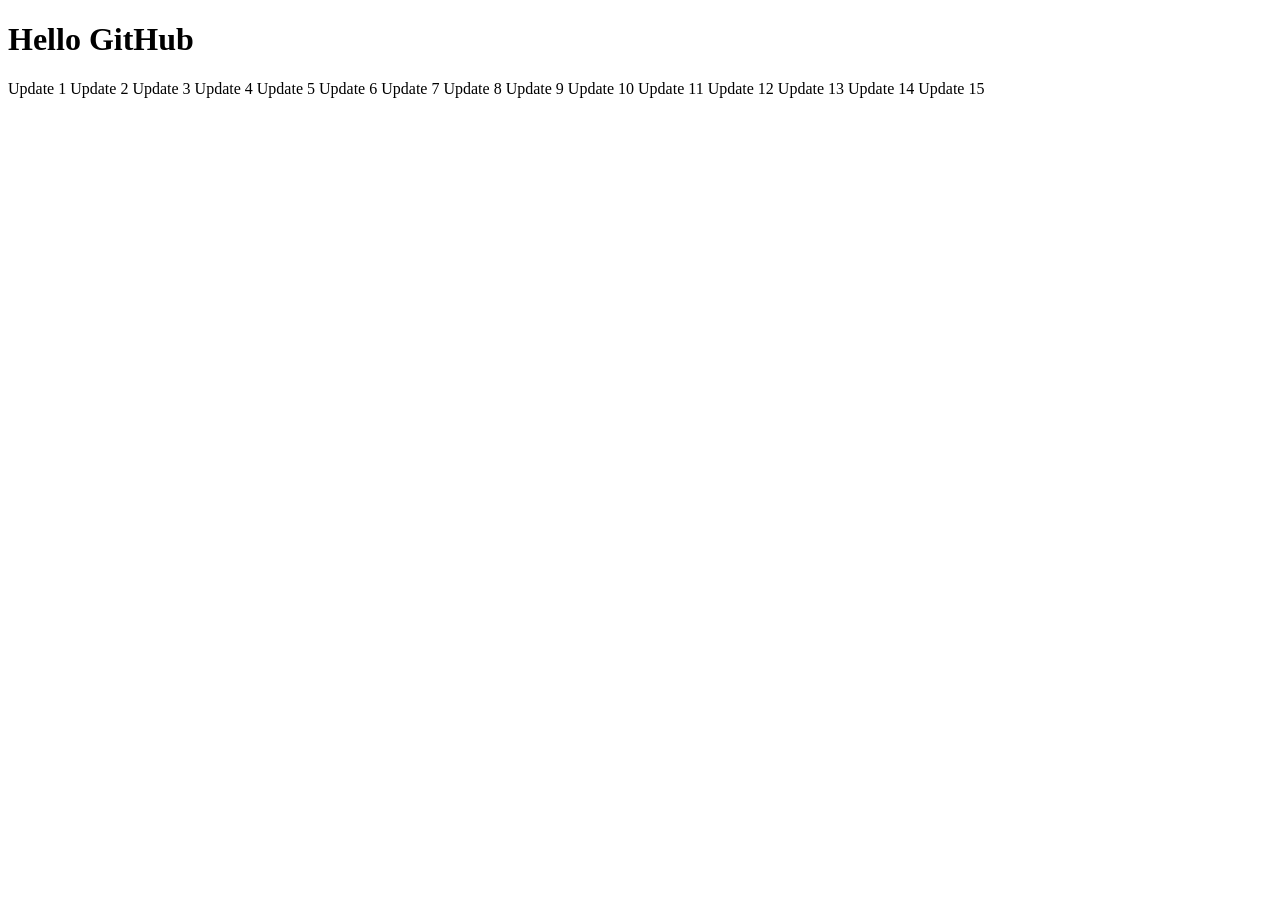
<file: test.html>
<!DOCTYPE html>
<html lang="en">
<head>
    <meta charset="UTF-8">
    <meta name="viewport" content="width=device-width, initial-scale=1.0">
    <title>Document</title>
</head>
<body>
    <h1>Hello GitHub</h1>



</body>
</html>Update 1 
Update 2 
Update 3 
Update 4 
Update 5 
Update 6 
Update 7 
Update 8 
Update 9 
Update 10 
Update 11 
Update 12 
Update 13 
Update 14 
Update 15
</file>
<file: style.css>
/* ================================================================
   GOTHAM NEXUS — style.css
   Dark Knight cinematic theme
   Sections: Variables → Reset → Cursor → Navbar → Hero →
             Logo Section → About → Gadgets → Rogues →
             Contact → Footer → Utilities → Animations → Media Queries
================================================================ */

/* ---------------------------------------------------------------
   CSS CUSTOM PROPERTIES (Design Tokens)
--------------------------------------------------------------- */
:root {
  --bg:          #050507;          /* Near-black background */
  --bg-2:        #0b0b0f;          /* Card / surface level */
  --bg-3:        #111118;          /* Elevated surface */
  --accent:      #f0c000;          /* Gotham gold — primary accent */
  --accent-dim:  #b89000;          /* Dimmer gold for hover states */
  --accent-glow: rgba(240,192,0,.18);
  --text:        #e8e8f0;          /* Primary text */
  --text-muted:  #6b6b80;          /* Secondary / muted */
  --text-dim:    #9999aa;
  --border:      rgba(240,192,0,.12);
  --border-hot:  rgba(240,192,0,.35);
  --shadow-deep: 0 24px 80px rgba(0,0,0,.85);
  --shadow-glow: 0 0 40px rgba(240,192,0,.25);
  --radius:      6px;
  --radius-lg:   14px;
  --nav-h:       72px;

  /* Fonts */
  --font-display: 'Cinzel', serif;
  --font-ui:      'Orbitron', monospace;
  --font-body:    'Rajdhani', sans-serif;
}

/* ---------------------------------------------------------------
   RESET & BASE
--------------------------------------------------------------- */
*, *::before, *::after { box-sizing: border-box; margin: 0; padding: 0; }

html {
  scroll-behavior: smooth;
  font-size: 16px;
}

body {
  background: var(--bg);
  color: var(--text);
  font-family: var(--font-body);
  font-size: 1.05rem;
  line-height: 1.7;
  overflow-x: hidden;
  cursor: none;             /* We use custom cursor */
}

/* Hide default cursor on interactive elements too */
a, button, input { cursor: none; }

img { display: block; max-width: 100%; }
a   { text-decoration: none; color: inherit; }
ul  { list-style: none; }
svg { display: block; }

/* Scrollbar */
::-webkit-scrollbar            { width: 6px; }
::-webkit-scrollbar-track      { background: var(--bg); }
::-webkit-scrollbar-thumb      { background: var(--accent-dim); border-radius: 3px; }

/* ---------------------------------------------------------------
   CUSTOM CURSOR (glowing torch effect)
--------------------------------------------------------------- */
.cursor-glow {
  position: fixed;
  top: 0; left: 0;
  width: 420px; height: 420px;
  border-radius: 50%;
  background: radial-gradient(circle, rgba(240,192,0,.06) 0%, transparent 70%);
  pointer-events: none;
  z-index: 9999;
  transform: translate(-50%, -50%);
  transition: opacity .3s;
  mix-blend-mode: screen;
}

/* ---------------------------------------------------------------
   CONTAINER
--------------------------------------------------------------- */
.container {
  max-width: 1240px;
  margin: 0 auto;
  padding: 0 2rem;
}

/* ---------------------------------------------------------------
   NAVIGATION BAR
--------------------------------------------------------------- */
.navbar {
  position: fixed;
  top: 0; left: 0; right: 0;
  z-index: 1000;
  height: var(--nav-h);
  padding: 0 2.5rem;
  display: flex; align-items: center;
  transition: background .4s, box-shadow .4s, backdrop-filter .4s;
}

/* Scrolled state — added via JS */
.navbar.scrolled {
  background: rgba(5,5,7,.92);
  backdrop-filter: blur(18px);
  box-shadow: 0 1px 0 var(--border), var(--shadow-deep);
}

.nav-inner {
  width: 100%;
  display: flex; align-items: center; gap: 2rem;
}

/* Logo */
.nav-logo {
  display: flex; align-items: center; gap: .75rem;
  flex-shrink: 0;
}

.logo-icon {
  width: 38px; height: 22px;
  color: var(--accent);
  filter: drop-shadow(0 0 8px var(--accent));
  transition: filter .3s;
}
.nav-logo:hover .logo-icon { filter: drop-shadow(0 0 16px var(--accent)); }

.logo-text {
  font-family: var(--font-display);
  font-size: .9rem;
  font-weight: 700;
  letter-spacing: .12em;
  color: var(--text);
}
.logo-text em {
  font-style: normal;
  color: var(--accent);
}

/* Nav links */
.nav-links {
  display: flex; align-items: center; gap: .25rem;
  margin-left: auto;
}

.nav-link {
  position: relative;
  padding: .5rem 1rem;
  font-family: var(--font-body);
  font-size: .9rem;
  font-weight: 600;
  letter-spacing: .08em;
  text-transform: uppercase;
  color: var(--text-dim);
  transition: color .25s;
}

.nav-link::after {
  content: '';
  position: absolute;
  bottom: 4px; left: 50%; right: 50%;
  height: 1px;
  background: var(--accent);
  transition: left .3s, right .3s;
  box-shadow: 0 0 8px var(--accent);
}

.nav-link:hover { color: var(--accent); }
.nav-link:hover::after { left: 1rem; right: 1rem; }

/* CTA button in nav */
.nav-cta {
  margin-left: 1rem;
  padding: .5rem 1.4rem;
  border: 1px solid var(--accent);
  border-radius: var(--radius);
  font-family: var(--font-body);
  font-size: .85rem;
  font-weight: 700;
  letter-spacing: .1em;
  text-transform: uppercase;
  color: var(--accent);
  transition: background .25s, box-shadow .25s, color .25s;
  white-space: nowrap;
}
.nav-cta:hover {
  background: var(--accent);
  color: var(--bg);
  box-shadow: var(--shadow-glow);
}

/* Hamburger */
.hamburger {
  display: none;
  flex-direction: column; gap: 5px;
  background: none; border: none;
  padding: .5rem;
  margin-left: auto;
}
.hamburger span {
  display: block;
  width: 24px; height: 2px;
  background: var(--text);
  border-radius: 2px;
  transition: transform .3s, opacity .3s, background .3s;
}
.hamburger.open span:nth-child(1) { transform: translateY(7px) rotate(45deg); background: var(--accent); }
.hamburger.open span:nth-child(2) { opacity: 0; }
.hamburger.open span:nth-child(3) { transform: translateY(-7px) rotate(-45deg); background: var(--accent); }

/* Mobile Menu */
.mobile-menu {
  display: none;
  position: fixed;
  inset: 0;
  z-index: 999;
  background: rgba(5,5,7,.97);
  backdrop-filter: blur(20px);
  flex-direction: column;
  align-items: center; justify-content: center;
  gap: 0;
  opacity: 0;
  transform: translateY(-20px);
  transition: opacity .3s, transform .3s;
}
.mobile-menu.open {
  display: flex;
  opacity: 1;
  transform: translateY(0);
}
.mob-link {
  display: block;
  padding: 1.2rem 3rem;
  font-family: var(--font-display);
  font-size: 1.6rem;
  font-weight: 700;
  color: var(--text-muted);
  letter-spacing: .12em;
  text-transform: uppercase;
  transition: color .2s;
}
.mob-link:hover { color: var(--accent); }

/* ---------------------------------------------------------------
   BUTTONS (Reusable)
--------------------------------------------------------------- */
.btn {
  display: inline-flex; align-items: center; gap: .6rem;
  padding: .85rem 2rem;
  font-family: var(--font-body);
  font-size: .95rem;
  font-weight: 700;
  letter-spacing: .1em;
  text-transform: uppercase;
  border-radius: var(--radius);
  border: 1px solid transparent;
  transition: background .25s, box-shadow .3s, color .25s, border-color .25s, transform .2s;
  position: relative;
  overflow: hidden;
}

.btn svg { width: 18px; height: 18px; flex-shrink: 0; transition: transform .25s; }
.btn:hover svg { transform: translateX(3px); }

.btn-primary {
  background: var(--accent);
  color: #0a0800;
  border-color: var(--accent);
}
.btn-primary:hover {
  background: #fff8c0;
  box-shadow: 0 0 30px rgba(240,192,0,.5), 0 8px 32px rgba(0,0,0,.4);
  transform: translateY(-2px);
}

.btn-ghost {
  background: transparent;
  color: var(--text);
  border-color: rgba(255,255,255,.2);
}
.btn-ghost:hover {
  border-color: var(--accent);
  color: var(--accent);
  box-shadow: 0 0 20px var(--accent-glow);
  transform: translateY(-2px);
}

.btn-full { width: 100%; justify-content: center; }

/* ---------------------------------------------------------------
   HERO SECTION
--------------------------------------------------------------- */
.hero {
  position: relative;
  min-height: 100vh;
  display: flex; align-items: center; justify-content: center;
  padding: calc(var(--nav-h) + 4rem) 2rem 6rem;
  overflow: hidden;
  background: radial-gradient(ellipse 80% 60% at 50% 100%, rgba(30,20,0,.5) 0%, transparent 70%),
              radial-gradient(ellipse 50% 40% at 50% 0%,   rgba(240,192,0,.03) 0%, transparent 60%),
              var(--bg);
}

/* City skyline silhouette — CSS-drawn buildings */
.city-silhouette {
  position: absolute;
  bottom: 0; left: 0; right: 0;
  height: 38vh;
  background:
    /* Wide buildings (using repeating linear-gradient trick) */
    linear-gradient(to top, #0d0d12 0%, #0d0d12 60%, transparent 60%),
    url("data:image/svg+xml,%3Csvg xmlns='http://www.w3.org/2000/svg' viewBox='0 0 1440 260'%3E%3Cpath fill='%230d0d12' d='M0,260 L0,180 L40,180 L40,140 L60,140 L60,100 L80,100 L80,140 L100,140 L100,160 L140,160 L140,120 L160,120 L160,80 L180,80 L180,120 L200,120 L200,150 L240,150 L240,110 L260,110 L260,50 L280,50 L280,20 L300,20 L300,50 L320,50 L320,110 L360,110 L360,130 L400,130 L400,90 L420,90 L420,130 L440,130 L440,160 L480,160 L480,130 L500,130 L500,70 L520,70 L520,40 L540,40 L540,70 L560,70 L560,130 L600,130 L600,150 L640,150 L640,100 L660,100 L660,60 L680,60 L680,100 L700,100 L700,140 L740,140 L740,110 L760,110 L760,80 L780,80 L780,110 L800,110 L800,150 L840,150 L840,120 L860,120 L860,90 L880,90 L880,60 L900,60 L900,90 L920,90 L920,120 L960,120 L960,160 L1000,160 L1000,130 L1020,130 L1020,100 L1040,100 L1040,130 L1060,130 L1060,160 L1100,160 L1100,140 L1120,140 L1120,90 L1140,90 L1140,50 L1160,50 L1160,90 L1180,90 L1180,140 L1220,140 L1220,110 L1240,110 L1240,80 L1260,80 L1260,110 L1280,110 L1280,150 L1320,150 L1320,120 L1340,120 L1340,170 L1380,170 L1380,200 L1440,200 L1440,260 Z'/%3E%3C/svg%3E");
  background-size: cover, cover;
  background-position: bottom, bottom;
  opacity: .85;
  pointer-events: none;
}

/* Bat-signal beam */
.bat-signal-beam {
  position: absolute;
  bottom: 38vh;
  left: 50%;
  width: 2px;
  height: 55vh;
  background: linear-gradient(to top, rgba(240,192,0,.08), rgba(240,192,0,.25), rgba(240,192,0,.04));
  transform: translateX(-50%) rotate(-6deg);
  transform-origin: bottom center;
  filter: blur(18px);
  animation: beamSway 8s ease-in-out infinite;
  pointer-events: none;
}

/* Rain effect (JS spawns individual drops via CSS classes) */
.rain-container {
  position: absolute; inset: 0;
  pointer-events: none;
  overflow: hidden;
  opacity: .25;
}
.rain-drop {
  position: absolute;
  top: -6px;
  width: 1px;
  background: linear-gradient(to bottom, transparent, rgba(200,200,255,.6));
  animation: rainFall linear infinite;
  border-radius: 1px;
}

/* Particle dots (JS spawns) */
.particles {
  position: absolute; inset: 0;
  pointer-events: none;
}
.particle {
  position: absolute;
  width: 2px; height: 2px;
  border-radius: 50%;
  background: var(--accent);
  opacity: 0;
  animation: floatParticle linear infinite;
}

/* Hero content */
.hero-content {
  position: relative; z-index: 2;
  max-width: 900px;
  text-align: center;
}

.hero-eyebrow {
  font-family: var(--font-ui);
  font-size: .7rem;
  letter-spacing: .35em;
  text-transform: uppercase;
  color: var(--accent);
  margin-bottom: 1.5rem;
  opacity: 0;
  transform: translateY(16px);
  transition: opacity .7s .1s, transform .7s .1s;
}

.hero-title {
  font-family: var(--font-display);
  font-size: clamp(3.2rem, 9vw, 8.5rem);
  font-weight: 900;
  line-height: .96;
  letter-spacing: -.01em;
  text-transform: uppercase;
  margin-bottom: 1.8rem;
}

.hero-title .line {
  display: block;
  opacity: 0;
  transform: translateY(30px);
  transition: opacity .7s, transform .7s;
}
.hero-title .line:nth-child(1) { transition-delay: .25s; }
.hero-title .line:nth-child(2) { transition-delay: .4s; }

.hero-title .accent { color: var(--accent); text-shadow: 0 0 60px rgba(240,192,0,.4); }

.hero-subtitle {
  font-size: 1.1rem;
  color: var(--text-dim);
  max-width: 560px;
  margin: 0 auto 2.5rem;
  line-height: 1.75;
  opacity: 0;
  transform: translateY(16px);
  transition: opacity .7s .55s, transform .7s .55s;
}

.hero-actions {
  display: flex; justify-content: center; gap: 1rem; flex-wrap: wrap;
  margin-bottom: 4rem;
  opacity: 0; transform: translateY(16px);
  transition: opacity .7s .7s, transform .7s .7s;
}

/* Stats bar */
.hero-stats {
  display: flex; align-items: center; justify-content: center; gap: 0;
  padding: 1.5rem 2.5rem;
  background: rgba(255,255,255,.03);
  border: 1px solid var(--border);
  border-radius: var(--radius-lg);
  backdrop-filter: blur(10px);
  opacity: 0; transform: translateY(16px);
  transition: opacity .7s .85s, transform .7s .85s;
}

.stat { text-align: center; padding: 0 2.5rem; }
.stat-num {
  display: block;
  font-family: var(--font-display);
  font-size: 2.2rem;
  font-weight: 900;
  color: var(--accent);
  line-height: 1;
}
.stat-label {
  font-size: .75rem;
  letter-spacing: .1em;
  text-transform: uppercase;
  color: var(--text-muted);
  display: block;
  margin-top: .3rem;
}
.stat-divider {
  width: 1px; height: 50px;
  background: var(--border);
  flex-shrink: 0;
}

/* Revealed state (JS adds .revealed to [data-reveal] parents) */
[data-reveal].revealed .hero-eyebrow,
.hero.revealed .hero-eyebrow { opacity: 1; transform: translateY(0); }

[data-reveal].revealed .hero-title .line,
.hero.revealed .hero-title .line { opacity: 1; transform: translateY(0); }

[data-reveal].revealed .hero-subtitle,
.hero.revealed .hero-subtitle { opacity: 1; transform: translateY(0); }

[data-reveal].revealed .hero-actions,
.hero.revealed .hero-actions { opacity: 1; transform: translateY(0); }

[data-reveal].revealed .hero-stats,
.hero.revealed .hero-stats { opacity: 1; transform: translateY(0); }

/* Scroll indicator */
.scroll-indicator {
  position: absolute;
  bottom: 2.5rem; left: 50%;
  transform: translateX(-50%);
  display: flex; flex-direction: column; align-items: center; gap: .6rem;
  z-index: 2;
}
.scroll-indicator span {
  font-family: var(--font-ui);
  font-size: .6rem;
  letter-spacing: .25em;
  text-transform: uppercase;
  color: var(--text-muted);
}
.scroll-line {
  width: 1px; height: 40px;
  background: linear-gradient(to bottom, var(--accent), transparent);
  animation: scrollPulse 2s ease-in-out infinite;
}

/* ---------------------------------------------------------------
   BATMAN LOGO FOCAL SECTION
--------------------------------------------------------------- */
.logo-section {
  position: relative;
  padding: 6rem 2rem;
  display: flex; justify-content: center;
  overflow: hidden;
  background: linear-gradient(135deg, #0a0a0e 0%, #0f0f16 50%, #080810 100%);
  border-top: 1px solid var(--border);
  border-bottom: 1px solid var(--border);
}

.logo-section::before {
  content: '';
  position: absolute; inset: 0;
  background: radial-gradient(ellipse 60% 80% at 50% 50%, rgba(240,192,0,.05) 0%, transparent 70%);
}

.logo-section-inner {
  display: flex; flex-direction: column; align-items: center;
  position: relative; z-index: 1;
}

.big-bat-logo {
  width: clamp(200px, 30vw, 400px);
  color: var(--accent);
  filter: drop-shadow(0 0 30px rgba(240,192,0,.45)) drop-shadow(0 0 80px rgba(240,192,0,.2));
  animation: batPulse 4s ease-in-out infinite;
  margin-bottom: 2rem;
}

.section-label {
  font-family: var(--font-ui);
  font-size: .65rem;
  letter-spacing: .3em;
  color: var(--text-muted);
  text-transform: uppercase;
  text-align: center;
  margin-bottom: .5rem;
}

.logo-tagline {
  font-family: var(--font-display);
  font-size: clamp(1.4rem, 3vw, 2.4rem);
  font-weight: 700;
  color: var(--text);
  letter-spacing: .1em;
  text-align: center;
  text-transform: uppercase;
}

/* ---------------------------------------------------------------
   SECTION HEADERS (shared)
--------------------------------------------------------------- */
.section-header {
  text-align: center;
  margin-bottom: 4rem;
}

.section-tag {
  display: block;
  font-family: var(--font-ui);
  font-size: .65rem;
  letter-spacing: .3em;
  text-transform: uppercase;
  color: var(--accent);
  margin-bottom: 1rem;
  opacity: .8;
}

.section-title {
  font-family: var(--font-display);
  font-size: clamp(2.2rem, 5vw, 4rem);
  font-weight: 900;
  text-transform: uppercase;
  line-height: 1.05;
  letter-spacing: .03em;
  margin-bottom: 1rem;
}
.section-title .accent { color: var(--accent); }

.section-desc {
  max-width: 520px;
  margin: 0 auto;
  color: var(--text-muted);
  font-size: 1.05rem;
}

/* Generic reveal for sections */
[data-reveal] {
  opacity: 0;
  transform: translateY(28px);
  transition: opacity .8s ease, transform .8s ease;
}
[data-reveal].revealed {
  opacity: 1;
  transform: translateY(0);
}

/* ---------------------------------------------------------------
   ABOUT / LEGACY SECTION
--------------------------------------------------------------- */
.about {
  padding: 8rem 0;
  background: var(--bg);
  position: relative;
}

.about::before {
  content: '';
  position: absolute;
  top: 0; right: 0;
  width: 50%; height: 100%;
  background: radial-gradient(ellipse at 80% 50%, rgba(240,192,0,.025) 0%, transparent 65%);
  pointer-events: none;
}

.about-grid {
  display: grid;
  grid-template-columns: 1fr 1.2fr;
  gap: 5rem;
  align-items: center;
}

/* Portrait card */
.about-portrait {
  position: relative;
  display: flex; flex-direction: column; align-items: center; gap: 1rem;
}

.portrait-inner {
  position: relative;
  width: 260px; height: 380px;
  display: flex; align-items: center; justify-content: center;
}

.portrait-silhouette svg {
  width: 180px; height: 320px;
  color: var(--text-dim);
  filter: drop-shadow(0 0 24px rgba(240,192,0,.15));
}

.portrait-glow-ring {
  position: absolute; inset: -20px;
  border-radius: 50%;
  border: 1px solid var(--border-hot);
  animation: ringPulse 3s ease-in-out infinite;
  background: radial-gradient(ellipse at 50% 100%, rgba(240,192,0,.04) 0%, transparent 60%);
}

.portrait-label {
  font-family: var(--font-ui);
  font-size: .65rem;
  letter-spacing: .2em;
  text-transform: uppercase;
  color: var(--text-muted);
  text-align: center;
}

/* About text content */
.about-intro {
  font-size: 1.15rem;
  color: var(--text-dim);
  margin-bottom: 2.5rem;
  line-height: 1.8;
  border-left: 2px solid var(--accent);
  padding-left: 1.5rem;
}

.about-facts { display: flex; flex-direction: column; gap: 1.2rem; margin-bottom: 2.5rem; }

.fact-item {
  display: flex; align-items: flex-start; gap: 1rem;
  padding: 1rem 1.2rem;
  background: var(--bg-3);
  border: 1px solid var(--border);
  border-radius: var(--radius);
  transition: border-color .3s, box-shadow .3s;
}
.fact-item:hover {
  border-color: var(--border-hot);
  box-shadow: 0 0 20px var(--accent-glow);
}

.fact-icon {
  font-size: 1.2rem;
  color: var(--accent);
  flex-shrink: 0;
  margin-top: .1rem;
}

.fact-item strong { display: block; color: var(--text); font-size: 1rem; font-weight: 700; margin-bottom: .2rem; }
.fact-item span   { color: var(--text-muted); font-size: .95rem; }

/* ---------------------------------------------------------------
   GADGETS / ARSENAL SECTION
--------------------------------------------------------------- */
.gadgets {
  padding: 8rem 0;
  background: linear-gradient(180deg, var(--bg) 0%, #080810 50%, var(--bg) 100%);
  position: relative;
}

/* Filter buttons */
.gadget-filters {
  display: flex; justify-content: center; gap: .75rem;
  margin-bottom: 3.5rem; flex-wrap: wrap;
}

.filter-btn {
  padding: .5rem 1.4rem;
  font-family: var(--font-body);
  font-size: .85rem;
  font-weight: 600;
  letter-spacing: .1em;
  text-transform: uppercase;
  background: transparent;
  border: 1px solid var(--border);
  border-radius: var(--radius);
  color: var(--text-muted);
  transition: all .25s;
}
.filter-btn:hover  { border-color: var(--border-hot); color: var(--accent); }
.filter-btn.active {
  background: var(--accent);
  border-color: var(--accent);
  color: #0a0800;
  box-shadow: var(--shadow-glow);
}

/* Cards grid */
.gadgets-grid {
  display: grid;
  grid-template-columns: repeat(auto-fit, minmax(300px, 1fr));
  gap: 1.5rem;
}

.gadget-card {
  position: relative;
  background: var(--bg-3);
  border: 1px solid var(--border);
  border-radius: var(--radius-lg);
  padding: 2rem;
  overflow: hidden;
  transition: border-color .3s, transform .3s, box-shadow .3s, opacity .4s;
  display: flex; flex-direction: column; gap: 0;
}

/* Shimmer on hover */
.card-shine {
  position: absolute;
  inset: 0;
  background: linear-gradient(135deg, transparent 30%, rgba(240,192,0,.04) 50%, transparent 70%);
  transform: translateX(-100%);
  transition: transform .6s ease;
  pointer-events: none;
}
.gadget-card:hover .card-shine { transform: translateX(100%); }

.gadget-card:hover {
  border-color: var(--border-hot);
  transform: translateY(-6px);
  box-shadow: 0 20px 60px rgba(0,0,0,.5), 0 0 30px var(--accent-glow);
}

.card-glow {
  position: absolute;
  top: -40px; right: -40px;
  width: 140px; height: 140px;
  border-radius: 50%;
  background: radial-gradient(circle, rgba(240,192,0,.1) 0%, transparent 70%);
  pointer-events: none;
  opacity: 0;
  transition: opacity .3s;
}
.gadget-card:hover .card-glow { opacity: 1; }

.card-icon {
  width: 56px; height: 56px;
  margin-bottom: 1.2rem;
  color: var(--accent);
  opacity: .7;
  transition: opacity .3s, filter .3s;
}
.gadget-card:hover .card-icon {
  opacity: 1;
  filter: drop-shadow(0 0 10px var(--accent));
}

.card-body { flex: 1; }

.card-tag {
  display: inline-block;
  font-family: var(--font-ui);
  font-size: .6rem;
  letter-spacing: .2em;
  text-transform: uppercase;
  color: var(--accent);
  margin-bottom: .6rem;
}

.card-body h3 {
  font-family: var(--font-display);
  font-size: 1.3rem;
  font-weight: 700;
  color: var(--text);
  margin-bottom: .75rem;
  letter-spacing: .04em;
}

.card-body p {
  font-size: .95rem;
  color: var(--text-muted);
  line-height: 1.65;
  margin-bottom: 1.2rem;
}

.card-stats {
  display: flex; gap: 1rem; flex-wrap: wrap;
  margin-top: auto;
  padding-top: 1rem;
  border-top: 1px solid var(--border);
}
.card-stats span {
  font-family: var(--font-ui);
  font-size: .65rem;
  letter-spacing: .12em;
  text-transform: uppercase;
  color: var(--text-dim);
}

/* Hidden state for filtered cards */
.gadget-card.hidden {
  opacity: 0;
  pointer-events: none;
  transform: scale(.94);
}

/* ---------------------------------------------------------------
   ROGUES GALLERY (Scrolling carousel)
--------------------------------------------------------------- */
.rogues {
  padding: 8rem 0;
  background: var(--bg);
  overflow: hidden;
  position: relative;
}

.rogues::before {
  content: '';
  position: absolute;
  inset: 0;
  background: radial-gradient(ellipse at 50% 50%, rgba(240,192,0,.02) 0%, transparent 70%);
  pointer-events: none;
}

.rogues-track-wrapper {
  position: relative;
  overflow: hidden;
}

/* Fade edges */
.rogues-track-wrapper::before,
.rogues-track-wrapper::after {
  content: '';
  position: absolute; top: 0; bottom: 0;
  width: 120px; z-index: 2;
  pointer-events: none;
}
.rogues-track-wrapper::before { left: 0;  background: linear-gradient(to right, var(--bg), transparent); }
.rogues-track-wrapper::after  { right: 0; background: linear-gradient(to left,  var(--bg), transparent); }

.rogues-track {
  display: flex; gap: 1.5rem;
  width: max-content;
  animation: scrollTrack 28s linear infinite;
}
.rogues-track:hover { animation-play-state: paused; }

.rogue-card {
  width: 280px; flex-shrink: 0;
  background: var(--bg-3);
  border: 1px solid var(--border);
  border-radius: var(--radius-lg);
  padding: 1.8rem;
  transition: border-color .3s, box-shadow .3s, transform .3s;
}
.rogue-card:hover {
  border-color: var(--c, var(--border-hot));
  box-shadow: 0 10px 40px rgba(0,0,0,.5);
  transform: translateY(-4px);
}

.rogue-symbol {
  width: 52px; height: 52px;
  border-radius: 50%;
  background: rgba(255,255,255,.04);
  border: 1px solid var(--clr, var(--border));
  display: flex; align-items: center; justify-content: center;
  font-size: 1.4rem;
  color: var(--clr, var(--text));
  margin-bottom: 1rem;
  box-shadow: 0 0 20px color-mix(in srgb, var(--clr, transparent) 20%, transparent);
}

.rogue-card h4 {
  font-family: var(--font-display);
  font-size: 1.05rem;
  font-weight: 700;
  color: var(--text);
  margin-bottom: .5rem;
  letter-spacing: .06em;
}

.rogue-card p {
  font-size: .9rem;
  color: var(--text-muted);
  line-height: 1.6;
  margin-bottom: 1rem;
}

.threat-badge {
  display: inline-block;
  font-family: var(--font-ui);
  font-size: .58rem;
  letter-spacing: .15em;
  text-transform: uppercase;
  padding: .25rem .7rem;
  border: 1px solid var(--tc, var(--border));
  border-radius: 99px;
  color: var(--tc, var(--text-muted));
}

/* ---------------------------------------------------------------
   CONTACT / CTA SECTION
--------------------------------------------------------------- */
.contact {
  position: relative;
  padding: 8rem 2rem;
  background: radial-gradient(ellipse 70% 60% at 50% 50%, rgba(240,192,0,.04) 0%, transparent 70%),
              linear-gradient(180deg, var(--bg) 0%, #0b0b12 100%);
  display: flex;
  flex-direction: column;
  align-items: center;
  text-align: center;
  overflow: hidden;
  border-top: 1px solid var(--border);
}

/* Bat-signal visual */
.bat-signal-cta {
  position: relative;
  width: 220px; height: 220px;
  display: flex; align-items: center; justify-content: center;
  margin-bottom: 3rem;
}

.signal-rings .ring {
  position: absolute;
  inset: 0; border-radius: 50%;
  border: 1px solid var(--accent);
  opacity: 0;
  animation: signalRing 3s ease-out infinite;
}
.ring-1 { animation-delay: 0s; }
.ring-2 { animation-delay: 1s; }
.ring-3 { animation-delay: 2s; }

.signal-icon {
  width: 100px;
  color: var(--accent);
  filter: drop-shadow(0 0 20px rgba(240,192,0,.6));
  animation: batPulse 4s ease-in-out infinite;
  position: relative; z-index: 1;
}

/* CTA text */
.cta-title {
  font-family: var(--font-display);
  font-size: clamp(2rem, 5vw, 3.5rem);
  font-weight: 900;
  text-transform: uppercase;
  letter-spacing: .05em;
  margin: .75rem 0 1rem;
}
.cta-title .accent { color: var(--accent); }

.cta-content p {
  max-width: 480px;
  margin: 0 auto 2.5rem;
  color: var(--text-muted);
  font-size: 1.05rem;
}

/* Form */
.signal-form {
  width: 100%;
  max-width: 560px;
}

.form-row {
  display: grid; grid-template-columns: 1fr 1fr; gap: 1rem;
  margin-bottom: 1rem;
}

.signal-form input {
  width: 100%;
  padding: .85rem 1.2rem;
  background: var(--bg-3);
  border: 1px solid var(--border);
  border-radius: var(--radius);
  font-family: var(--font-body);
  font-size: .95rem;
  color: var(--text);
  outline: none;
  transition: border-color .25s, box-shadow .25s;
}
.signal-form input::placeholder { color: var(--text-muted); }
.signal-form input:focus {
  border-color: var(--border-hot);
  box-shadow: 0 0 16px var(--accent-glow);
}

.form-success {
  display: none;
  padding: 1rem 1.5rem;
  background: rgba(240,192,0,.06);
  border: 1px solid var(--border-hot);
  border-radius: var(--radius);
  color: var(--accent);
  font-family: var(--font-ui);
  font-size: .8rem;
  letter-spacing: .1em;
  margin-top: 1.2rem;
  animation: fadeInUp .5s ease;
}
.form-success.show { display: block; }

/* ---------------------------------------------------------------
   FOOTER
--------------------------------------------------------------- */
.footer {
  background: #030305;
  border-top: 1px solid var(--border);
  padding: 2.5rem 2rem;
}

.footer-inner {
  max-width: 1240px; margin: 0 auto;
  display: flex; flex-direction: column; align-items: center; gap: .8rem;
  text-align: center;
}

.footer-logo {
  display: flex; align-items: center; gap: .7rem;
  opacity: .5;
  transition: opacity .3s;
}
.footer-logo:hover { opacity: 1; }
.footer-logo svg { width: 32px; height: 20px; color: var(--accent); }
.footer-logo span {
  font-family: var(--font-display);
  font-size: .75rem; letter-spacing: .18em;
  text-transform: uppercase; color: var(--text);
}

.footer-text { font-size: .85rem; color: var(--text-muted); }
.footer-sub  { font-size: .75rem; color: var(--text-muted); opacity: .5; }

/* ---------------------------------------------------------------
   KEYFRAME ANIMATIONS
--------------------------------------------------------------- */

/* Rain drop fall */
@keyframes rainFall {
  from { transform: translateY(-10px); opacity: .6; }
  to   { transform: translateY(110vh);  opacity: 0; }
}

/* Bat beam sway */
@keyframes beamSway {
  0%, 100% { transform: translateX(-50%) rotate(-6deg); opacity: .7; }
  50%       { transform: translateX(-50%) rotate( 6deg); opacity: 1; }
}

/* Batman logo pulse */
@keyframes batPulse {
  0%, 100% { filter: drop-shadow(0 0 30px rgba(240,192,0,.45)) drop-shadow(0 0 80px rgba(240,192,0,.2)); }
  50%       { filter: drop-shadow(0 0 50px rgba(240,192,0,.7)) drop-shadow(0 0 120px rgba(240,192,0,.3)); }
}

/* Floating particles */
@keyframes floatParticle {
  0%   { transform: translateY(0) scale(1); opacity: .6; }
  50%  { opacity: 1; }
  100% { transform: translateY(-80px) scale(0); opacity: 0; }
}

/* Portrait ring pulse */
@keyframes ringPulse {
  0%, 100% { transform: scale(1);    opacity: .35; }
  50%       { transform: scale(1.05); opacity: .65; }
}

/* Rogues carousel scroll */
@keyframes scrollTrack {
  from { transform: translateX(0); }
  to   { transform: translateX(-50%); }
}

/* Bat-signal ring burst */
@keyframes signalRing {
  0%   { transform: scale(.4); opacity: .7; }
  100% { transform: scale(1.8); opacity: 0; }
}

/* Scroll indicator pulse */
@keyframes scrollPulse {
  0%, 100% { opacity: 1; transform: scaleY(1); }
  50%       { opacity: .3; transform: scaleY(.7); }
}

/* Form success fade */
@keyframes fadeInUp {
  from { opacity: 0; transform: translateY(10px); }
  to   { opacity: 1; transform: translateY(0); }
}

/* ---------------------------------------------------------------
   RESPONSIVE — TABLET (≤ 900px)
--------------------------------------------------------------- */
@media (max-width: 900px) {
  .nav-links, .nav-cta { display: none; }
  .hamburger { display: flex; }

  .about-grid { grid-template-columns: 1fr; gap: 3rem; }
  .about-visual { align-items: center; }

  .form-row { grid-template-columns: 1fr; }

  .hero-stats { flex-wrap: wrap; gap: 1rem; }
  .stat { flex: 1; min-width: 120px; }
  .stat-divider { display: none; }
}

/* ---------------------------------------------------------------
   RESPONSIVE — MOBILE (≤ 600px)
--------------------------------------------------------------- */
@media (max-width: 600px) {
  .navbar { padding: 0 1.2rem; }

  .hero { padding: calc(var(--nav-h) + 3rem) 1.5rem 5rem; }
  .hero-actions { flex-direction: column; align-items: center; }
  .hero-actions .btn { width: 100%; max-width: 320px; justify-content: center; }

  .container { padding: 0 1.2rem; }
  .about, .gadgets, .rogues, .contact { padding: 5rem 0; }

  .gadgets-grid { grid-template-columns: 1fr; }

  .hero-stats { padding: 1.2rem 1rem; }
  .stat { padding: 0 1rem; }
}
/*
/*
/*
/*
/*
/*
/*
/*
/*
/*
/*
</file>
